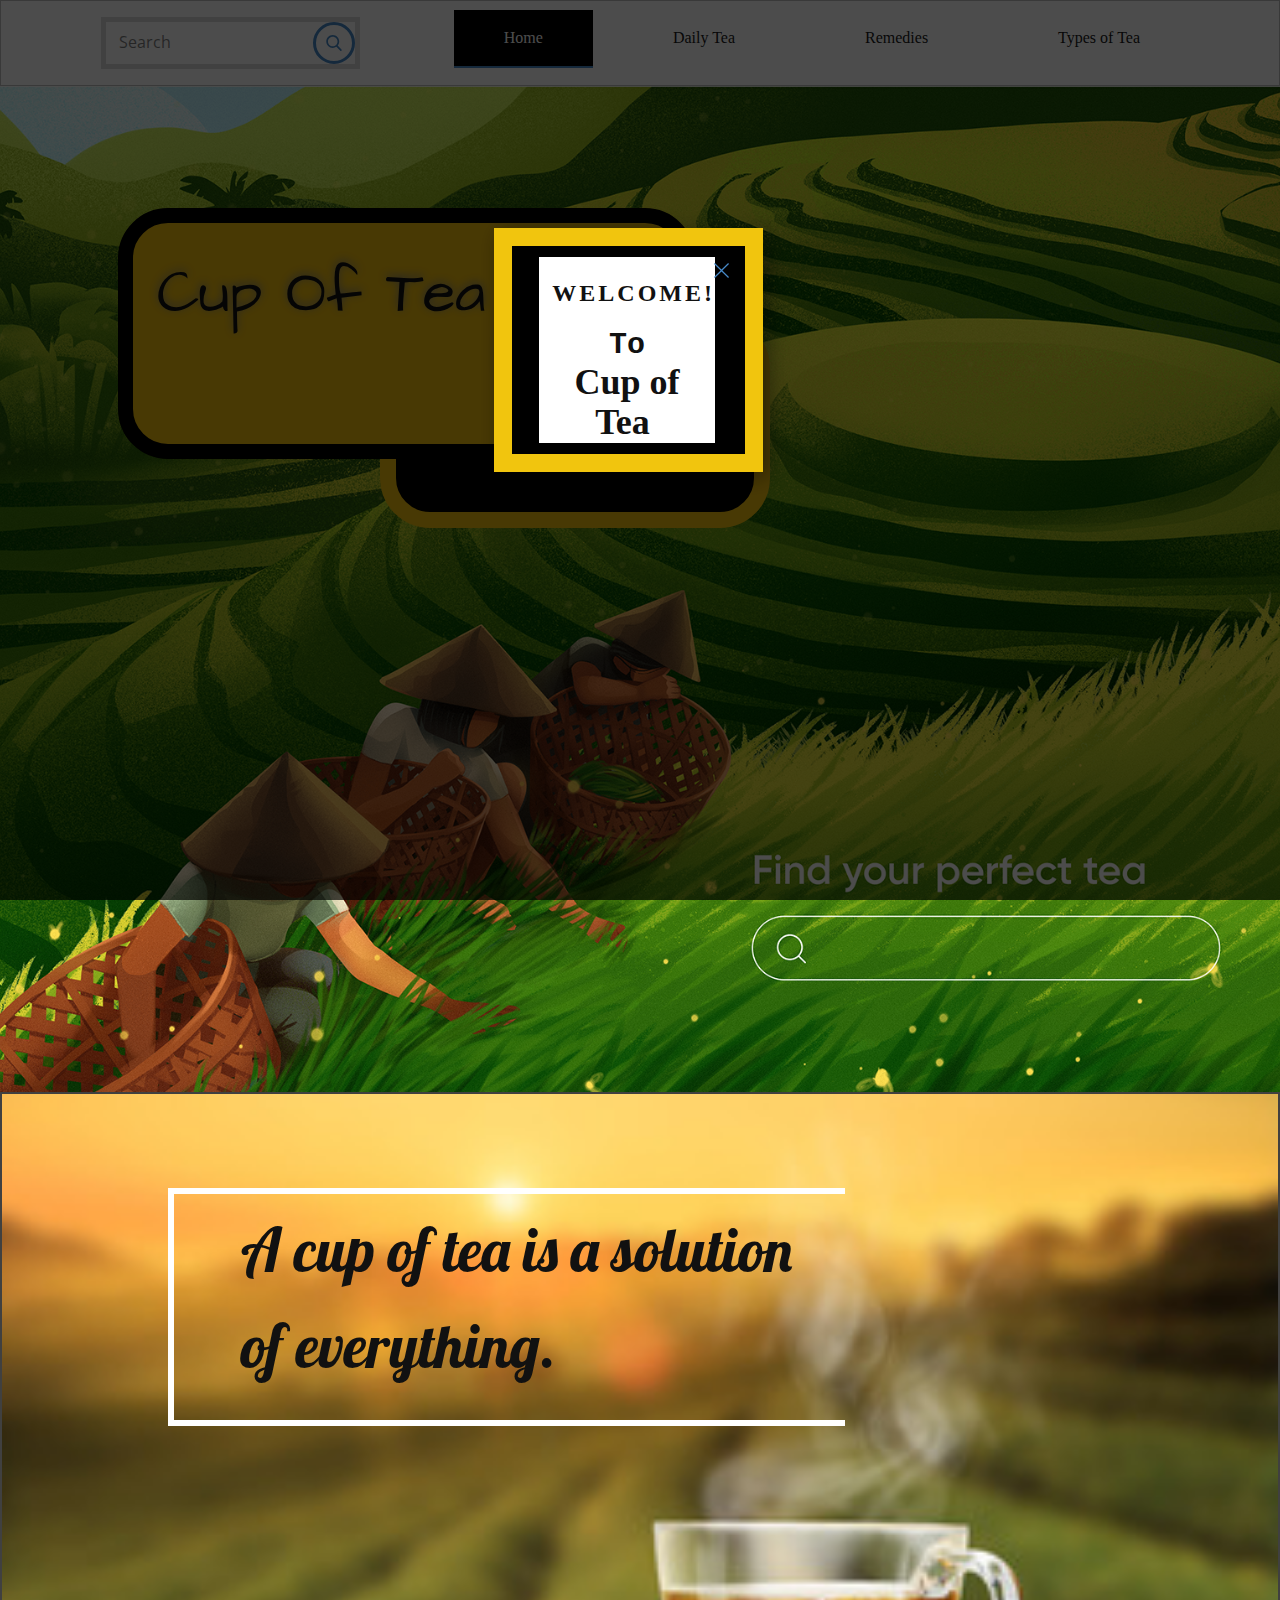
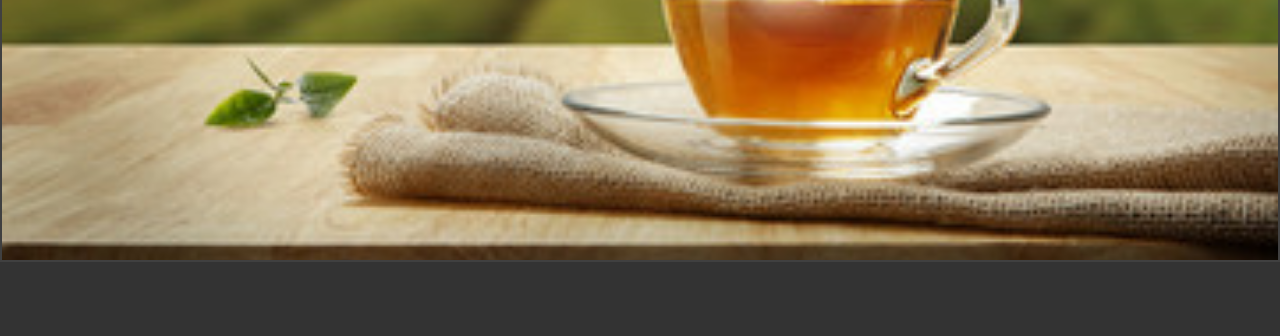
<file: index.html>
<!DOCTYPE html>
<html style="font-size: 16px;">
  <head>
    <meta name="viewport" content="width=device-width, initial-scale=1.0">
    <meta charset="utf-8">
    <meta name="keywords" content="Cup Of Tea">
    <meta name="description" content="">
    <meta name="page_type" content="np-template-header-footer-from-plugin">
    <title>Home</title>
    <link rel="stylesheet" href="nicepage.css" media="screen">
<link rel="stylesheet" href="Home.css" media="screen">
    <script class="u-script" type="text/javascript" src="jquery.js" defer=""></script>
    <script class="u-script" type="text/javascript" src="nicepage.js" defer=""></script>
    <meta name="generator" content="Nicepage 4.1.0, nicepage.com">
    <link id="u-theme-google-font" rel="stylesheet" href="https://fonts.googleapis.com/css?family=Roboto:100,100i,300,300i,400,400i,500,500i,700,700i,900,900i|Open+Sans:300,300i,400,400i,600,600i,700,700i,800,800i">
    <link id="u-page-google-font" rel="stylesheet" href="https://fonts.googleapis.com/css?family=Lobster:400|Architects+Daughter:400">
    
    
    
    
    <script type="application/ld+json">{
		"@context": "http://schema.org",
		"@type": "Organization",
		"name": ""
}</script>
    <meta name="theme-color" content="#478ac9">
    <meta property="og:title" content="Home">
    <meta property="og:type" content="website">
  </head>
  <body data-home-page="Home.html" data-home-page-title="Home" class="u-body"><header class="u-align-center-xs u-border-1 u-border-grey-25 u-clearfix u-header u-header" id="sec-b3bd"><div class="u-clearfix u-sheet u-sheet-1">
        <nav class="u-align-left u-menu u-menu-dropdown u-nav-spacing-25 u-offcanvas u-offcanvas-shift u-menu-1" data-responsive-from="MD">
          <div class="menu-collapse">
            <a class="u-border-1 u-border-grey-75 u-button-style u-nav-link" href="#" style="font-size: calc(1em + 16px); padding: 8px 14px;">
              <svg class="u-svg-link" preserveAspectRatio="xMidYMin slice" viewBox="0 0 302 302" style=""><use xmlns:xlink="http://www.w3.org/1999/xlink" xlink:href="#svg-7b92"></use></svg>
              <svg xmlns="http://www.w3.org/2000/svg" xmlns:xlink="http://www.w3.org/1999/xlink" version="1.1" id="svg-7b92" x="0px" y="0px" viewBox="0 0 302 302" style="enable-background:new 0 0 302 302;" xml:space="preserve" class="u-svg-content"><g><rect y="36" width="302" height="30"></rect><rect y="236" width="302" height="30"></rect><rect y="136" width="302" height="30"></rect>
</g><g></g><g></g><g></g><g></g><g></g><g></g><g></g><g></g><g></g><g></g><g></g><g></g><g></g><g></g><g></g></svg>
            </a>
          </div>
          <div class="u-custom-menu u-nav-container">
            <ul class="u-nav u-spacing-30 u-unstyled u-nav-1"><li class="u-nav-item"><a class="u-active-black u-border-2 u-border-active-palette-1-base u-border-hover-palette-1-light-1 u-border-no-left u-border-no-right u-border-no-top u-button-style u-nav-link u-text-active-white u-text-grey-90 u-text-hover-grey-90" href="Home.html" style="padding: 20px 50px;">Home</a>
</li><li class="u-nav-item"><a class="u-active-black u-border-2 u-border-active-palette-1-base u-border-hover-palette-1-light-1 u-border-no-left u-border-no-right u-border-no-top u-button-style u-nav-link u-text-active-white u-text-grey-90 u-text-hover-grey-90" href="Daily-Tea.html" style="padding: 20px 50px;">Daily Tea</a>
</li><li class="u-nav-item"><a class="u-active-black u-border-2 u-border-active-palette-1-base u-border-hover-palette-1-light-1 u-border-no-left u-border-no-right u-border-no-top u-button-style u-nav-link u-text-active-white u-text-grey-90 u-text-hover-grey-90" href="Remedies.html" style="padding: 20px 50px;">Remedies</a>
</li><li class="u-nav-item"><a class="u-active-black u-border-2 u-border-active-palette-1-base u-border-hover-palette-1-light-1 u-border-no-left u-border-no-right u-border-no-top u-button-style u-nav-link u-text-active-white u-text-grey-90 u-text-hover-grey-90" href="Types-of-Tea.html" style="padding: 20px 50px;">Types of Tea</a>
</li></ul>
          </div>
          <div class="u-custom-menu u-nav-container-collapse">
            <div class="u-align-center u-black u-container-style u-inner-container-layout u-opacity u-opacity-95 u-sidenav">
              <div class="u-inner-container-layout u-sidenav-overflow">
                <div class="u-menu-close"></div>
                <ul class="u-align-center u-nav u-popupmenu-items u-unstyled u-nav-2"><li class="u-nav-item"><a class="u-button-style u-nav-link" href="Home.html" style="padding: 20px 50px;">Home</a>
</li><li class="u-nav-item"><a class="u-button-style u-nav-link" href="Daily-Tea.html" style="padding: 20px 50px;">Daily Tea</a>
</li><li class="u-nav-item"><a class="u-button-style u-nav-link" href="Remedies.html" style="padding: 20px 50px;">Remedies</a>
</li><li class="u-nav-item"><a class="u-button-style u-nav-link" href="Types-of-Tea.html" style="padding: 20px 50px;">Types of Tea</a>
</li></ul>
              </div>
            </div>
            <div class="u-black u-menu-overlay u-opacity u-opacity-70"></div>
          </div>
        </nav>
        <form action="#" method="get" class="u-border-5 u-border-grey-15 u-hidden-sm u-search u-search-right u-search-1">
          <button class="u-search-button" type="submit">
            <span class="u-border-3 u-border-palette-1-base u-icon-circle u-search-icon u-spacing-10 u-text-palette-1-base u-search-icon-1">
              <svg class="u-svg-link" preserveAspectRatio="xMidYMin slice" viewBox="0 0 56.966 56.966" style=""><use xmlns:xlink="http://www.w3.org/1999/xlink" xlink:href="#svg-b04b"></use></svg>
              <svg id="svg-b04b" x="0px" y="0px" viewBox="0 0 56.966 56.966" style="enable-background:new 0 0 56.966 56.966;" class="u-svg-content"><path d="M55.146,51.887L41.588,37.786c3.486-4.144,5.396-9.358,5.396-14.786c0-12.682-10.318-23-23-23s-23,10.318-23,23  s10.318,23,23,23c4.761,0,9.298-1.436,13.177-4.162l13.661,14.208c0.571,0.593,1.339,0.92,2.162,0.92  c0.779,0,1.518-0.297,2.079-0.837C56.255,54.982,56.293,53.08,55.146,51.887z M23.984,6c9.374,0,17,7.626,17,17s-7.626,17-17,17  s-17-7.626-17-17S14.61,6,23.984,6z"></path><g></g><g></g><g></g><g></g><g></g><g></g><g></g><g></g><g></g><g></g><g></g><g></g><g></g><g></g><g></g></svg>
            </span>
          </button>
          <input class="u-search-input" type="search" name="search" value="" placeholder="Search">
        </form>
      </div></header>
    <section class="u-clearfix u-hidden-sm u-image u-section-1" id="sec-bc5d" data-image-width="1600" data-image-height="1200">
      <div class="u-clearfix u-sheet u-sheet-1">
        <div class="u-black u-border-16 u-border-custom-color-1 u-radius-50 u-shape u-shape-round u-shape-1"></div>
        <div class="u-border-15 u-border-black u-container-style u-custom-color-1 u-group u-radius-50 u-shape-round u-group-1">
          <div class="u-container-layout u-container-layout-1">
            <h1 class="u-custom-font u-text u-text-1">Cup Of Tea</h1>
            <div class="u-align-left u-border-2 u-border-grey-75 u-image u-image-circle u-preserve-proportions u-image-1" data-image-width="1600" data-image-height="1065"></div>
          </div>
        </div>
      </div>
    </section>
    <section class="u-border-2 u-border-grey-75 u-clearfix u-image u-section-2" id="sec-72f7" data-image-width="360" data-image-height="240">
      <div class="u-clearfix u-sheet u-sheet-1">
        <p class="u-custom-font u-font-lobster u-hidden-lg u-hidden-xl u-text u-text-1">A cup of tea is a solution of everything.</p>
        <p class="u-custom-font u-font-lobster u-hidden-sm u-hidden-xs u-text u-text-2">A cup of tea is a solution of everything.</p>
        <div class="u-border-6 u-border-white u-shape u-shape-right u-shape-1"></div>
      </div>
    </section>
    
    
    
    <footer class="u-align-center u-clearfix u-footer u-grey-80 u-footer" id="sec-0199"><div class="u-align-left-xs u-clearfix u-sheet u-sheet-1"></div></footer>
    
  <section class="u-align-center u-black u-clearfix u-container-style u-dialog-block u-opacity u-opacity-70 u-section-5" id="sec-e1b0" data-dialog-show-on="timer" data-dialog-show-on-list="30557670" data-dialog-show-interval="0">
      <div class="u-black u-border-18 u-border-palette-3-base u-container-style u-dialog u-shape-rectangle u-dialog-1">
        <div class="u-container-layout u-container-layout-1">
          <div class="u-align-center u-container-style u-group u-white u-group-1">
            <div class="u-container-layout u-container-layout-2">
              <h2 class="u-align-center u-custom-font u-font-merriweather u-text u-text-default u-text-1">Welcome!</h2>
              <h3 class="u-align-center u-custom-font u-font-courier-new u-text u-text-2">To<span style="font-weight: 700;"></span>
              </h3>
              <h2 class="u-align-center u-custom-font u-text u-text-3">Cup of Tea&nbsp;</h2>
            </div>
          </div>
        </div><button class="u-dialog-close-button u-icon u-icon-circle u-text-palette-1-base u-icon-1"><svg class="u-svg-link" preserveAspectRatio="xMidYMin slice" viewBox="0 0 413.348 413.348" style=""><use xmlns:xlink="http://www.w3.org/1999/xlink" xlink:href="#svg-5801"></use></svg><svg class="u-svg-content" viewBox="0 0 413.348 413.348" id="svg-5801"><path d="m413.348 24.354-24.354-24.354-182.32 182.32-182.32-182.32-24.354 24.354 182.32 182.32-182.32 182.32 24.354 24.354 182.32-182.32 182.32 182.32 24.354-24.354-182.32-182.32z"></path></svg></button>
      </div>
    </section><style> .u-section-5 {
  min-height: 826px;
}

.u-section-5 .u-dialog-1 {
  box-shadow: 5px 5px 20px 0 rgba(0,0,0,0.4);
  width: 269px;
  height: auto;
  background-image: none;
  min-height: 200px;
  margin: 228px auto 60px calc(((100% - 340px) / 2) + 24px);
}

.u-section-5 .u-container-layout-1 {
  padding: 11px 26px 11px 20px;
}

.u-section-5 .u-group-1 {
  width: 176px;
  min-height: 139px;
  height: auto;
  margin: 0 auto 0 7px;
}

.u-section-5 .u-container-layout-2 {
  padding-bottom: 0;
}

.u-section-5 .u-text-1 {
  font-size: 1.5rem;
  text-transform: uppercase;
  letter-spacing: 3px;
  font-weight: 700;
  text-align: center;
  width: auto;
  margin: 23px 0 0 auto;
}

.u-section-5 .u-text-2 {
  font-weight: 700;
  text-align: center;
  width: 56px;
  margin: 21px auto 0;
}

.u-section-5 .u-text-3 {
  font-family: Felipa;
  font-weight: 700;
  text-align: center;
  width: auto;
  margin: 0;
}

.u-section-5 .u-icon-1 {
  width: 15px;
  height: 15px;
  left: auto;
  top: 17px;
  position: absolute;
  right: 16px;
}

@media (max-width: 1199px) {
  .u-section-5 .u-dialog-1 {
    width: 269px;
    margin-left: calc(((100% - 940px) / 2) + 24px);
  }

  .u-section-5 .u-group-1 {
    width: 176px;
    margin-left: 7px;
    height: auto;
  }

  .u-section-5 .u-text-3 {
    margin-top: 0;
    margin-left: 0;
    margin-right: 0;
  }
}

@media (max-width: 991px) {
  .u-section-5 .u-dialog-1 {
    margin-left: calc(((100% - 720px) / 2) + 24px);
  }
}

@media (max-width: 767px) {
  .u-section-5 .u-dialog-1 {
    margin-left: calc(((100% - 540px) / 2) + 24px);
  }

  .u-section-5 .u-container-layout-1 {
    padding-left: 30px;
    padding-right: 30px;
  }
}

@media (max-width: 575px) {
  .u-section-5 .u-dialog-1 {
    width: 269px;
    margin-left: calc(((100% - 340px) / 2) + 24px);
  }

  .u-section-5 .u-container-layout-1 {
    padding-right: 26px;
    padding-left: 20px;
  }

  .u-section-5 .u-group-1 {
    width: 176px;
    margin-left: 7px;
  }

  .u-section-5 .u-text-3 {
    margin-top: 0;
    margin-left: 0;
    margin-right: 0;
  }
}</style></body>
</html>
</file>
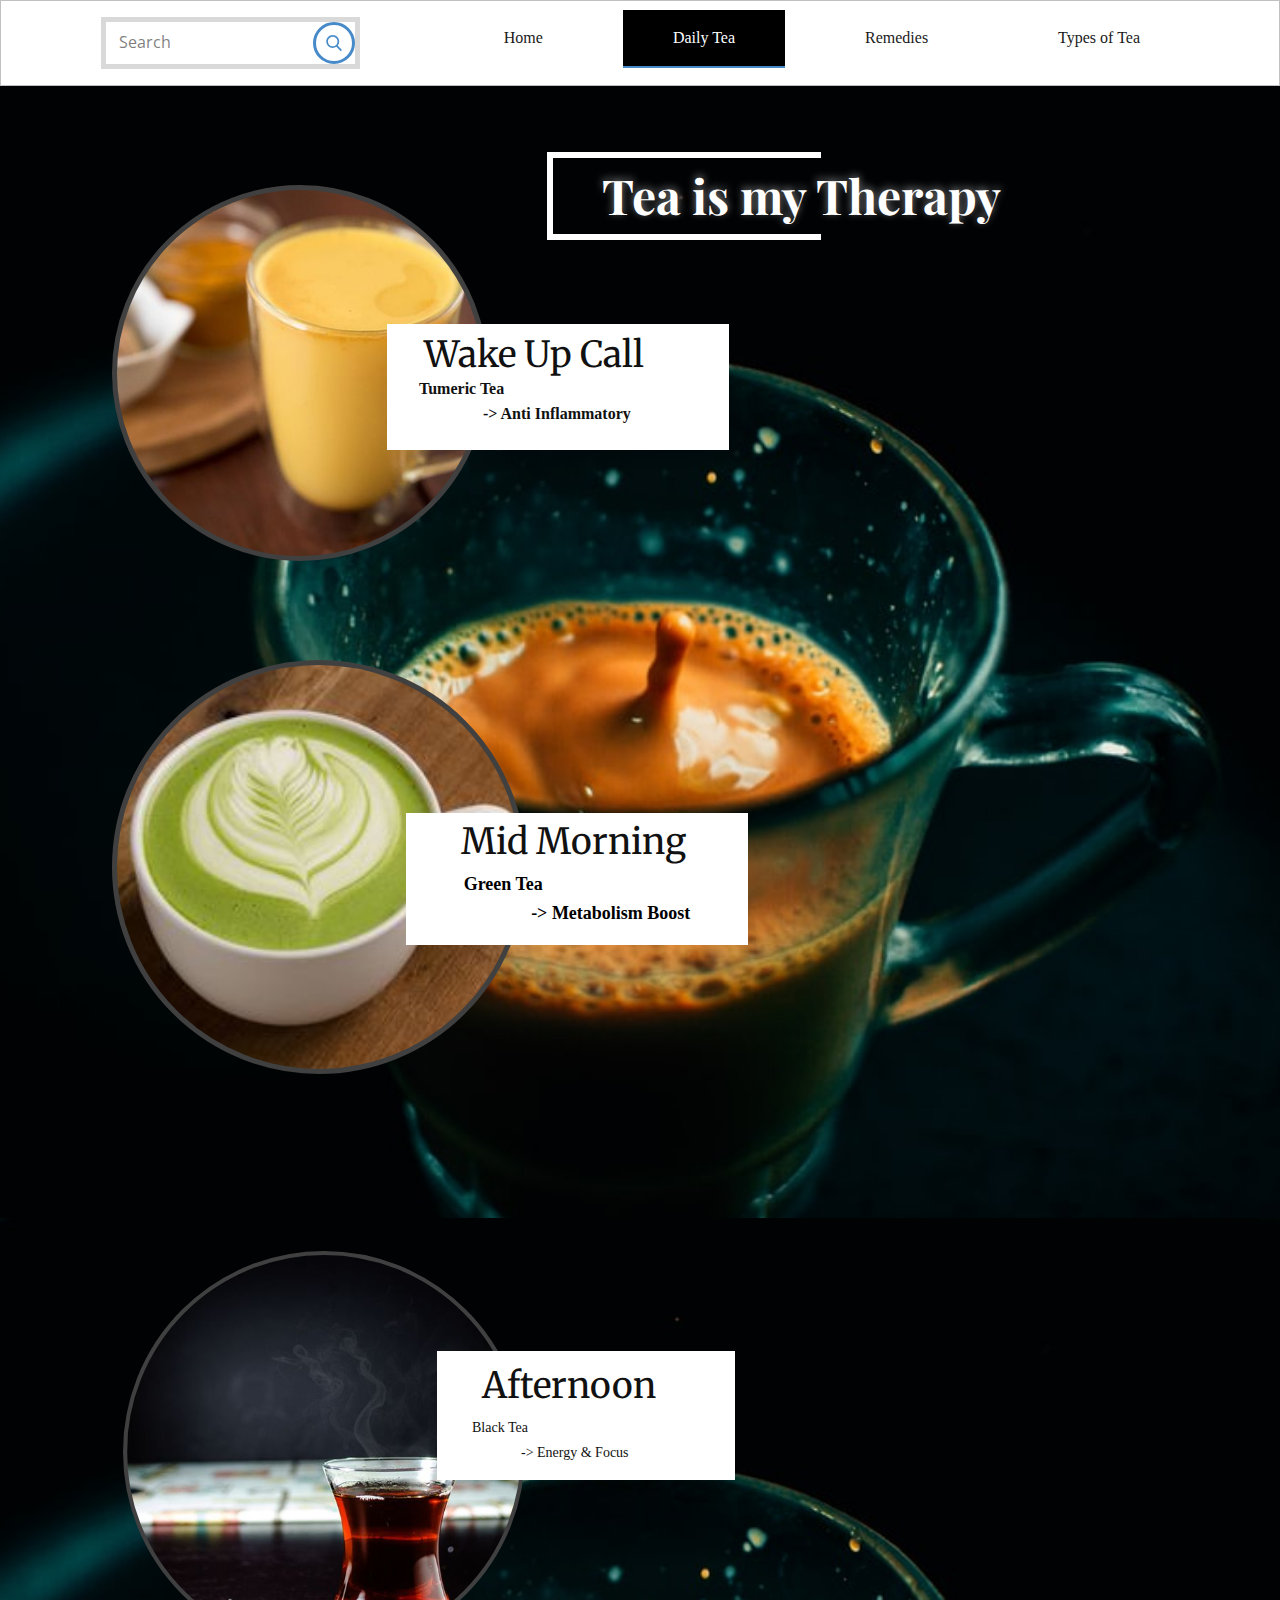
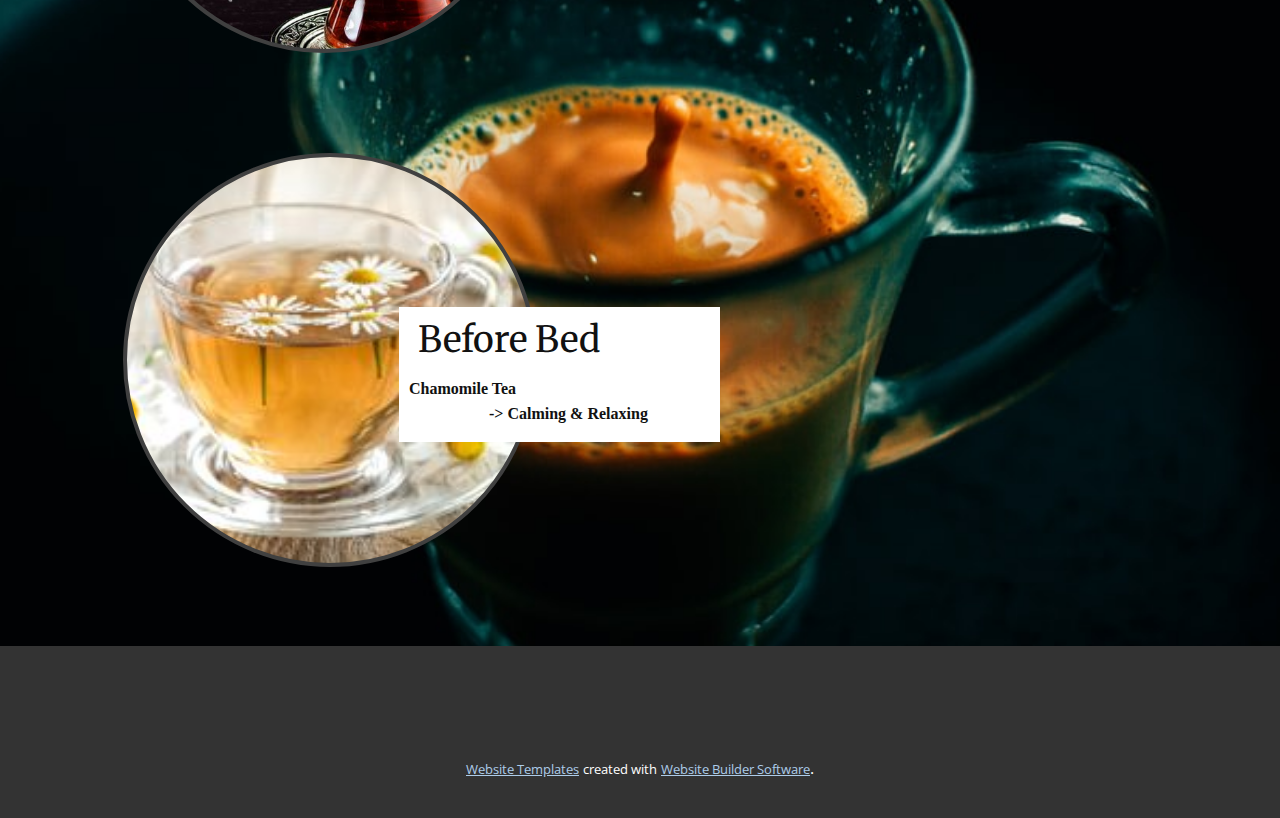
<file: Daily-Tea.html>
<!DOCTYPE html>
<html style="font-size: 16px;">
  <head>
    <meta name="viewport" content="width=device-width, initial-scale=1.0">
    <meta charset="utf-8">
    <meta name="keywords" content="​ Tea House">
    <meta name="description" content="">
    <meta name="page_type" content="np-template-header-footer-from-plugin">
    <title>Daily Tea</title>
    <link rel="stylesheet" href="nicepage.css" media="screen">
<link rel="stylesheet" href="Daily-Tea.css" media="screen">
    <script class="u-script" type="text/javascript" src="jquery.js" defer=""></script>
    <script class="u-script" type="text/javascript" src="nicepage.js" defer=""></script>
    <meta name="generator" content="Nicepage 4.1.0, nicepage.com">
    <link id="u-theme-google-font" rel="stylesheet" href="https://fonts.googleapis.com/css?family=Roboto:100,100i,300,300i,400,400i,500,500i,700,700i,900,900i|Open+Sans:300,300i,400,400i,600,600i,700,700i,800,800i">
    <link id="u-page-google-font" rel="stylesheet" href="https://fonts.googleapis.com/css?family=Playfair+Display:400,400i,500,500i,600,600i,700,700i,800,800i,900,900i|Merriweather:300,300i,400,400i,700,700i,900,900i">
    
    
    
    
    <script type="application/ld+json">{
		"@context": "http://schema.org",
		"@type": "Organization",
		"name": ""
}</script>
    <meta name="theme-color" content="#478ac9">
    <meta property="og:title" content="Daily Tea">
    <meta property="og:type" content="website">
  </head>
  <body class="u-body"><header class="u-align-center-xs u-border-1 u-border-grey-25 u-clearfix u-header u-header" id="sec-b3bd"><div class="u-clearfix u-sheet u-sheet-1">
        <nav class="u-align-left u-menu u-menu-dropdown u-nav-spacing-25 u-offcanvas u-offcanvas-shift u-menu-1" data-responsive-from="MD">
          <div class="menu-collapse">
            <a class="u-border-1 u-border-grey-75 u-button-style u-nav-link" href="#" style="font-size: calc(1em + 16px); padding: 8px 14px;">
              <svg class="u-svg-link" preserveAspectRatio="xMidYMin slice" viewBox="0 0 302 302" style=""><use xmlns:xlink="http://www.w3.org/1999/xlink" xlink:href="#svg-7b92"></use></svg>
              <svg xmlns="http://www.w3.org/2000/svg" xmlns:xlink="http://www.w3.org/1999/xlink" version="1.1" id="svg-7b92" x="0px" y="0px" viewBox="0 0 302 302" style="enable-background:new 0 0 302 302;" xml:space="preserve" class="u-svg-content"><g><rect y="36" width="302" height="30"></rect><rect y="236" width="302" height="30"></rect><rect y="136" width="302" height="30"></rect>
</g><g></g><g></g><g></g><g></g><g></g><g></g><g></g><g></g><g></g><g></g><g></g><g></g><g></g><g></g><g></g></svg>
            </a>
          </div>
          <div class="u-custom-menu u-nav-container">
            <ul class="u-nav u-spacing-30 u-unstyled u-nav-1"><li class="u-nav-item"><a class="u-active-black u-border-2 u-border-active-palette-1-base u-border-hover-palette-1-light-1 u-border-no-left u-border-no-right u-border-no-top u-button-style u-nav-link u-text-active-white u-text-grey-90 u-text-hover-grey-90" href="Home.html" style="padding: 20px 50px;">Home</a>
</li><li class="u-nav-item"><a class="u-active-black u-border-2 u-border-active-palette-1-base u-border-hover-palette-1-light-1 u-border-no-left u-border-no-right u-border-no-top u-button-style u-nav-link u-text-active-white u-text-grey-90 u-text-hover-grey-90" href="Daily-Tea.html" style="padding: 20px 50px;">Daily Tea</a>
</li><li class="u-nav-item"><a class="u-active-black u-border-2 u-border-active-palette-1-base u-border-hover-palette-1-light-1 u-border-no-left u-border-no-right u-border-no-top u-button-style u-nav-link u-text-active-white u-text-grey-90 u-text-hover-grey-90" href="Remedies.html" style="padding: 20px 50px;">Remedies</a>
</li><li class="u-nav-item"><a class="u-active-black u-border-2 u-border-active-palette-1-base u-border-hover-palette-1-light-1 u-border-no-left u-border-no-right u-border-no-top u-button-style u-nav-link u-text-active-white u-text-grey-90 u-text-hover-grey-90" href="Types-of-Tea.html" style="padding: 20px 50px;">Types of Tea</a>
</li></ul>
          </div>
          <div class="u-custom-menu u-nav-container-collapse">
            <div class="u-align-center u-black u-container-style u-inner-container-layout u-opacity u-opacity-95 u-sidenav">
              <div class="u-inner-container-layout u-sidenav-overflow">
                <div class="u-menu-close"></div>
                <ul class="u-align-center u-nav u-popupmenu-items u-unstyled u-nav-2"><li class="u-nav-item"><a class="u-button-style u-nav-link" href="Home.html" style="padding: 20px 50px;">Home</a>
</li><li class="u-nav-item"><a class="u-button-style u-nav-link" href="Daily-Tea.html" style="padding: 20px 50px;">Daily Tea</a>
</li><li class="u-nav-item"><a class="u-button-style u-nav-link" href="Remedies.html" style="padding: 20px 50px;">Remedies</a>
</li><li class="u-nav-item"><a class="u-button-style u-nav-link" href="Types-of-Tea.html" style="padding: 20px 50px;">Types of Tea</a>
</li></ul>
              </div>
            </div>
            <div class="u-black u-menu-overlay u-opacity u-opacity-70"></div>
          </div>
        </nav>
        <form action="#" method="get" class="u-border-5 u-border-grey-15 u-hidden-sm u-search u-search-right u-search-1">
          <button class="u-search-button" type="submit">
            <span class="u-border-3 u-border-palette-1-base u-icon-circle u-search-icon u-spacing-10 u-text-palette-1-base u-search-icon-1">
              <svg class="u-svg-link" preserveAspectRatio="xMidYMin slice" viewBox="0 0 56.966 56.966" style=""><use xmlns:xlink="http://www.w3.org/1999/xlink" xlink:href="#svg-b04b"></use></svg>
              <svg id="svg-b04b" x="0px" y="0px" viewBox="0 0 56.966 56.966" style="enable-background:new 0 0 56.966 56.966;" class="u-svg-content"><path d="M55.146,51.887L41.588,37.786c3.486-4.144,5.396-9.358,5.396-14.786c0-12.682-10.318-23-23-23s-23,10.318-23,23  s10.318,23,23,23c4.761,0,9.298-1.436,13.177-4.162l13.661,14.208c0.571,0.593,1.339,0.92,2.162,0.92  c0.779,0,1.518-0.297,2.079-0.837C56.255,54.982,56.293,53.08,55.146,51.887z M23.984,6c9.374,0,17,7.626,17,17s-7.626,17-17,17  s-17-7.626-17-17S14.61,6,23.984,6z"></path><g></g><g></g><g></g><g></g><g></g><g></g><g></g><g></g><g></g><g></g><g></g><g></g><g></g><g></g><g></g></svg>
            </span>
          </button>
          <input class="u-search-input" type="search" name="search" value="" placeholder="Search">
        </form>
      </div></header>
    <section class="u-align-left u-clearfix u-image u-section-1" id="sec-90d7" data-image-width="1000" data-image-height="665">
      <div class="u-clearfix u-sheet u-sheet-1">
        <h3 class="u-custom-font u-font-playfair-display u-text u-text-body-alt-color u-text-1">&nbsp; Tea is my Therapy&nbsp;</h3>
        <div class="u-border-6 u-border-white u-shape u-shape-right u-shape-1"></div>
        <div class="u-border-5 u-border-grey-75 u-image u-image-circle u-preserve-proportions u-image-1" alt="" data-image-width="563" data-image-height="376"></div>
        <div class="u-container-style u-group u-white u-group-1">
          <div class="u-container-layout">
            <h3 class="u-custom-font u-font-merriweather u-text u-text-2">&nbsp; Wake Up Call</h3>
            <p class="u-custom-font u-font-georgia u-text u-text-3">Tumeric Tea<br>&nbsp; &nbsp; &nbsp; &nbsp; &nbsp; &nbsp; &nbsp; &nbsp; -&gt; Anti Inflammatory
            </p>
          </div>
        </div>
        <div class="u-border-5 u-border-grey-75 u-image u-image-circle u-preserve-proportions u-image-2" alt="" data-image-width="236" data-image-height="216"></div>
        <div class="u-container-style u-group u-white u-group-2">
          <div class="u-container-layout">
            <h2 class="u-custom-font u-font-merriweather u-text u-text-default u-text-4">Mid Morning&nbsp;</h2>
            <p class="u-custom-font u-font-georgia u-text u-text-black u-text-default u-text-5">Green Tea<br>&nbsp; &nbsp; &nbsp; &nbsp; &nbsp; &nbsp; &nbsp; &nbsp;-&gt; Meta​bolism Boost
            </p>
          </div>
        </div>
      </div>
    </section>
    <section class="u-clearfix u-image u-section-2" id="sec-94e0" data-image-width="1000" data-image-height="665">
      <div class="u-clearfix u-sheet u-sheet-1">
        <div class="u-border-4 u-border-grey-75 u-image u-image-circle u-image-1" alt="" data-image-width="564" data-image-height="862"></div>
        <div class="u-container-style u-group u-white u-group-1">
          <div class="u-container-layout">
            <h2 class="u-custom-font u-font-merriweather u-text u-text-default u-text-1">Afternoon<br>
            </h2>
            <p class="u-custom-font u-font-georgia u-text u-text-2">
              <span style="font-size: 0.875rem;">Black Tea<br>&nbsp; &nbsp; &nbsp; &nbsp; &nbsp; &nbsp; &nbsp; -&gt; Energy &amp; ​Focus
              </span>&nbsp;&nbsp;
            </p>
          </div>
        </div>
        <div class="u-border-4 u-border-grey-75 u-image u-image-circle u-preserve-proportions u-image-2" alt="" data-image-width="235" data-image-height="188"></div>
        <div class="u-container-style u-group u-white u-group-2">
          <div class="u-container-layout">
            <h2 class="u-custom-font u-font-merriweather u-text u-text-3">Before B<span style="font-size: 1.25rem;"></span>ed
            </h2>
            <p class="u-custom-font u-font-georgia u-text u-text-4">Chamomile Tea<br>&nbsp; &nbsp; &nbsp; &nbsp; &nbsp; &nbsp; &nbsp; &nbsp; &nbsp; &nbsp; -&gt; Calming &amp; Relaxing
            </p>
          </div>
        </div>
      </div>
    </section>
    
    
    
    <footer class="u-align-center u-clearfix u-footer u-grey-80 u-footer" id="sec-0199"><div class="u-align-left-xs u-clearfix u-sheet u-sheet-1"></div></footer>
    <section class="u-backlink u-clearfix u-grey-80">
      <a class="u-link" href="https://nicepage.com/website-templates" target="_blank">
        <span>Website Templates</span>
      </a>
      <p class="u-text">
        <span>created with</span>
      </p>
      <a class="u-link" href="" target="_blank">
        <span>Website Builder Software</span>
      </a>. 
    </section>
  </body>
</html>
</file>
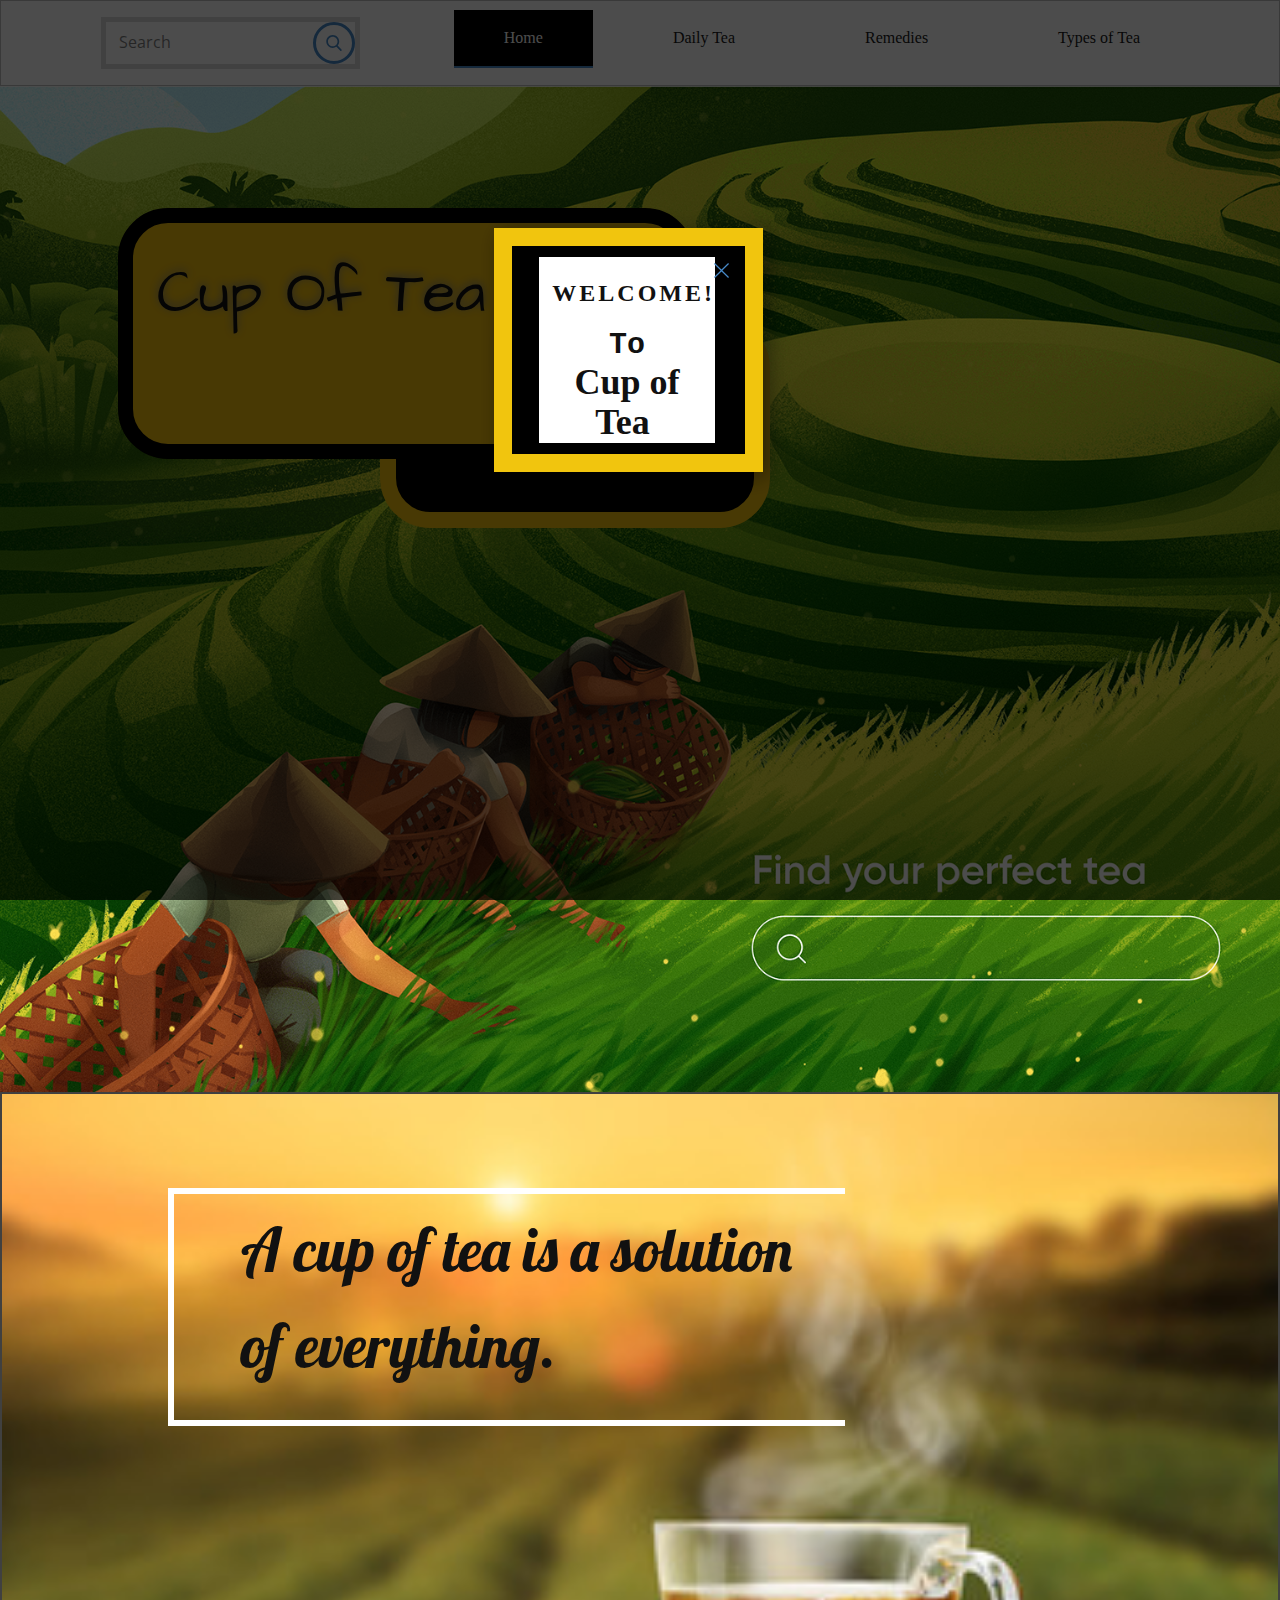
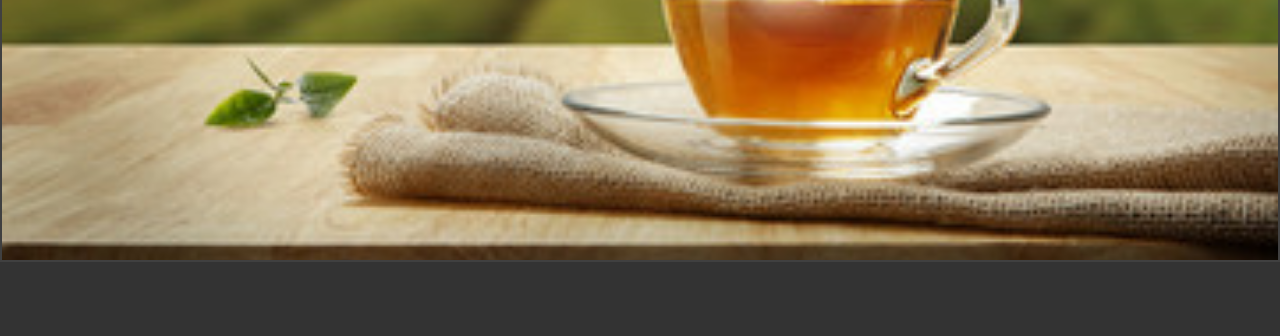
<file: Home.html>
<!DOCTYPE html>
<html style="font-size: 16px;">
  <head>
    <meta name="viewport" content="width=device-width, initial-scale=1.0">
    <meta charset="utf-8">
    <meta name="keywords" content="Cup Of Tea">
    <meta name="description" content="">
    <meta name="page_type" content="np-template-header-footer-from-plugin">
    <title>Home</title>
    <link rel="stylesheet" href="nicepage.css" media="screen">
<link rel="stylesheet" href="Home.css" media="screen">
    <script class="u-script" type="text/javascript" src="jquery.js" defer=""></script>
    <script class="u-script" type="text/javascript" src="nicepage.js" defer=""></script>
    <meta name="generator" content="Nicepage 4.1.0, nicepage.com">
    <link id="u-theme-google-font" rel="stylesheet" href="https://fonts.googleapis.com/css?family=Roboto:100,100i,300,300i,400,400i,500,500i,700,700i,900,900i|Open+Sans:300,300i,400,400i,600,600i,700,700i,800,800i">
    <link id="u-page-google-font" rel="stylesheet" href="https://fonts.googleapis.com/css?family=Lobster:400|Architects+Daughter:400">
    
    
    
    
    <script type="application/ld+json">{
		"@context": "http://schema.org",
		"@type": "Organization",
		"name": ""
}</script>
    <meta name="theme-color" content="#478ac9">
    <meta property="og:title" content="Home">
    <meta property="og:type" content="website">
  </head>
  <body class="u-body"><header class="u-align-center-xs u-border-1 u-border-grey-25 u-clearfix u-header u-header" id="sec-b3bd"><div class="u-clearfix u-sheet u-sheet-1">
        <nav class="u-align-left u-menu u-menu-dropdown u-nav-spacing-25 u-offcanvas u-offcanvas-shift u-menu-1" data-responsive-from="MD">
          <div class="menu-collapse">
            <a class="u-border-1 u-border-grey-75 u-button-style u-nav-link" href="#" style="font-size: calc(1em + 16px); padding: 8px 14px;">
              <svg class="u-svg-link" preserveAspectRatio="xMidYMin slice" viewBox="0 0 302 302" style=""><use xmlns:xlink="http://www.w3.org/1999/xlink" xlink:href="#svg-7b92"></use></svg>
              <svg xmlns="http://www.w3.org/2000/svg" xmlns:xlink="http://www.w3.org/1999/xlink" version="1.1" id="svg-7b92" x="0px" y="0px" viewBox="0 0 302 302" style="enable-background:new 0 0 302 302;" xml:space="preserve" class="u-svg-content"><g><rect y="36" width="302" height="30"></rect><rect y="236" width="302" height="30"></rect><rect y="136" width="302" height="30"></rect>
</g><g></g><g></g><g></g><g></g><g></g><g></g><g></g><g></g><g></g><g></g><g></g><g></g><g></g><g></g><g></g></svg>
            </a>
          </div>
          <div class="u-custom-menu u-nav-container">
            <ul class="u-nav u-spacing-30 u-unstyled u-nav-1"><li class="u-nav-item"><a class="u-active-black u-border-2 u-border-active-palette-1-base u-border-hover-palette-1-light-1 u-border-no-left u-border-no-right u-border-no-top u-button-style u-nav-link u-text-active-white u-text-grey-90 u-text-hover-grey-90" href="Home.html" style="padding: 20px 50px;">Home</a>
</li><li class="u-nav-item"><a class="u-active-black u-border-2 u-border-active-palette-1-base u-border-hover-palette-1-light-1 u-border-no-left u-border-no-right u-border-no-top u-button-style u-nav-link u-text-active-white u-text-grey-90 u-text-hover-grey-90" href="Daily-Tea.html" style="padding: 20px 50px;">Daily Tea</a>
</li><li class="u-nav-item"><a class="u-active-black u-border-2 u-border-active-palette-1-base u-border-hover-palette-1-light-1 u-border-no-left u-border-no-right u-border-no-top u-button-style u-nav-link u-text-active-white u-text-grey-90 u-text-hover-grey-90" href="Remedies.html" style="padding: 20px 50px;">Remedies</a>
</li><li class="u-nav-item"><a class="u-active-black u-border-2 u-border-active-palette-1-base u-border-hover-palette-1-light-1 u-border-no-left u-border-no-right u-border-no-top u-button-style u-nav-link u-text-active-white u-text-grey-90 u-text-hover-grey-90" href="Types-of-Tea.html" style="padding: 20px 50px;">Types of Tea</a>
</li></ul>
          </div>
          <div class="u-custom-menu u-nav-container-collapse">
            <div class="u-align-center u-black u-container-style u-inner-container-layout u-opacity u-opacity-95 u-sidenav">
              <div class="u-inner-container-layout u-sidenav-overflow">
                <div class="u-menu-close"></div>
                <ul class="u-align-center u-nav u-popupmenu-items u-unstyled u-nav-2"><li class="u-nav-item"><a class="u-button-style u-nav-link" href="Home.html" style="padding: 20px 50px;">Home</a>
</li><li class="u-nav-item"><a class="u-button-style u-nav-link" href="Daily-Tea.html" style="padding: 20px 50px;">Daily Tea</a>
</li><li class="u-nav-item"><a class="u-button-style u-nav-link" href="Remedies.html" style="padding: 20px 50px;">Remedies</a>
</li><li class="u-nav-item"><a class="u-button-style u-nav-link" href="Types-of-Tea.html" style="padding: 20px 50px;">Types of Tea</a>
</li></ul>
              </div>
            </div>
            <div class="u-black u-menu-overlay u-opacity u-opacity-70"></div>
          </div>
        </nav>
        <form action="#" method="get" class="u-border-5 u-border-grey-15 u-hidden-sm u-search u-search-right u-search-1">
          <button class="u-search-button" type="submit">
            <span class="u-border-3 u-border-palette-1-base u-icon-circle u-search-icon u-spacing-10 u-text-palette-1-base u-search-icon-1">
              <svg class="u-svg-link" preserveAspectRatio="xMidYMin slice" viewBox="0 0 56.966 56.966" style=""><use xmlns:xlink="http://www.w3.org/1999/xlink" xlink:href="#svg-b04b"></use></svg>
              <svg id="svg-b04b" x="0px" y="0px" viewBox="0 0 56.966 56.966" style="enable-background:new 0 0 56.966 56.966;" class="u-svg-content"><path d="M55.146,51.887L41.588,37.786c3.486-4.144,5.396-9.358,5.396-14.786c0-12.682-10.318-23-23-23s-23,10.318-23,23  s10.318,23,23,23c4.761,0,9.298-1.436,13.177-4.162l13.661,14.208c0.571,0.593,1.339,0.92,2.162,0.92  c0.779,0,1.518-0.297,2.079-0.837C56.255,54.982,56.293,53.08,55.146,51.887z M23.984,6c9.374,0,17,7.626,17,17s-7.626,17-17,17  s-17-7.626-17-17S14.61,6,23.984,6z"></path><g></g><g></g><g></g><g></g><g></g><g></g><g></g><g></g><g></g><g></g><g></g><g></g><g></g><g></g><g></g></svg>
            </span>
          </button>
          <input class="u-search-input" type="search" name="search" value="" placeholder="Search">
        </form>
      </div></header>
    <section class="u-clearfix u-hidden-sm u-image u-section-1" id="sec-bc5d" data-image-width="1600" data-image-height="1200">
      <div class="u-clearfix u-sheet u-sheet-1">
        <div class="u-black u-border-16 u-border-custom-color-1 u-radius-50 u-shape u-shape-round u-shape-1"></div>
        <div class="u-border-15 u-border-black u-container-style u-custom-color-1 u-group u-radius-50 u-shape-round u-group-1">
          <div class="u-container-layout u-container-layout-1">
            <h1 class="u-custom-font u-text u-text-1">Cup Of Tea</h1>
            <div class="u-align-left u-border-2 u-border-grey-75 u-image u-image-circle u-preserve-proportions u-image-1" data-image-width="1600" data-image-height="1065"></div>
          </div>
        </div>
      </div>
    </section>
    <section class="u-border-2 u-border-grey-75 u-clearfix u-image u-section-2" id="sec-72f7" data-image-width="360" data-image-height="240">
      <div class="u-clearfix u-sheet u-sheet-1">
        <p class="u-custom-font u-font-lobster u-hidden-lg u-hidden-xl u-text u-text-1">A cup of tea is a solution of everything.</p>
        <p class="u-custom-font u-font-lobster u-hidden-sm u-hidden-xs u-text u-text-2">A cup of tea is a solution of everything.</p>
        <div class="u-border-6 u-border-white u-shape u-shape-right u-shape-1"></div>
      </div>
    </section>
    
    
    
    <footer class="u-align-center u-clearfix u-footer u-grey-80 u-footer" id="sec-0199"><div class="u-align-left-xs u-clearfix u-sheet u-sheet-1"></div></footer>
    
  <section class="u-align-center u-black u-clearfix u-container-style u-dialog-block u-opacity u-opacity-70 u-section-5" id="sec-e1b0" data-dialog-show-on="timer" data-dialog-show-on-list="30557670" data-dialog-show-interval="0">
      <div class="u-black u-border-18 u-border-palette-3-base u-container-style u-dialog u-shape-rectangle u-dialog-1">
        <div class="u-container-layout u-container-layout-1">
          <div class="u-align-center u-container-style u-group u-white u-group-1">
            <div class="u-container-layout u-container-layout-2">
              <h2 class="u-align-center u-custom-font u-font-merriweather u-text u-text-default u-text-1">Welcome!</h2>
              <h3 class="u-align-center u-custom-font u-font-courier-new u-text u-text-2">To<span style="font-weight: 700;"></span>
              </h3>
              <h2 class="u-align-center u-custom-font u-text u-text-3">Cup of Tea&nbsp;</h2>
            </div>
          </div>
        </div><button class="u-dialog-close-button u-icon u-icon-circle u-text-palette-1-base u-icon-1"><svg class="u-svg-link" preserveAspectRatio="xMidYMin slice" viewBox="0 0 413.348 413.348" style=""><use xmlns:xlink="http://www.w3.org/1999/xlink" xlink:href="#svg-5801"></use></svg><svg class="u-svg-content" viewBox="0 0 413.348 413.348" id="svg-5801"><path d="m413.348 24.354-24.354-24.354-182.32 182.32-182.32-182.32-24.354 24.354 182.32 182.32-182.32 182.32 24.354 24.354 182.32-182.32 182.32 182.32 24.354-24.354-182.32-182.32z"></path></svg></button>
      </div>
    </section><style> .u-section-5 {
  min-height: 826px;
}

.u-section-5 .u-dialog-1 {
  box-shadow: 5px 5px 20px 0 rgba(0,0,0,0.4);
  width: 269px;
  height: auto;
  background-image: none;
  min-height: 200px;
  margin: 228px auto 60px calc(((100% - 340px) / 2) + 24px);
}

.u-section-5 .u-container-layout-1 {
  padding: 11px 26px 11px 20px;
}

.u-section-5 .u-group-1 {
  width: 176px;
  min-height: 139px;
  height: auto;
  margin: 0 auto 0 7px;
}

.u-section-5 .u-container-layout-2 {
  padding-bottom: 0;
}

.u-section-5 .u-text-1 {
  font-size: 1.5rem;
  text-transform: uppercase;
  letter-spacing: 3px;
  font-weight: 700;
  text-align: center;
  width: auto;
  margin: 23px 0 0 auto;
}

.u-section-5 .u-text-2 {
  font-weight: 700;
  text-align: center;
  width: 56px;
  margin: 21px auto 0;
}

.u-section-5 .u-text-3 {
  font-family: Felipa;
  font-weight: 700;
  text-align: center;
  width: auto;
  margin: 0;
}

.u-section-5 .u-icon-1 {
  width: 15px;
  height: 15px;
  left: auto;
  top: 17px;
  position: absolute;
  right: 16px;
}

@media (max-width: 1199px) {
  .u-section-5 .u-dialog-1 {
    width: 269px;
    margin-left: calc(((100% - 940px) / 2) + 24px);
  }

  .u-section-5 .u-group-1 {
    width: 176px;
    margin-left: 7px;
    height: auto;
  }

  .u-section-5 .u-text-3 {
    margin-top: 0;
    margin-left: 0;
    margin-right: 0;
  }
}

@media (max-width: 991px) {
  .u-section-5 .u-dialog-1 {
    margin-left: calc(((100% - 720px) / 2) + 24px);
  }
}

@media (max-width: 767px) {
  .u-section-5 .u-dialog-1 {
    margin-left: calc(((100% - 540px) / 2) + 24px);
  }

  .u-section-5 .u-container-layout-1 {
    padding-left: 30px;
    padding-right: 30px;
  }
}

@media (max-width: 575px) {
  .u-section-5 .u-dialog-1 {
    width: 269px;
    margin-left: calc(((100% - 340px) / 2) + 24px);
  }

  .u-section-5 .u-container-layout-1 {
    padding-right: 26px;
    padding-left: 20px;
  }

  .u-section-5 .u-group-1 {
    width: 176px;
    margin-left: 7px;
  }

  .u-section-5 .u-text-3 {
    margin-top: 0;
    margin-left: 0;
    margin-right: 0;
  }
}</style></body>
</html>
</file>
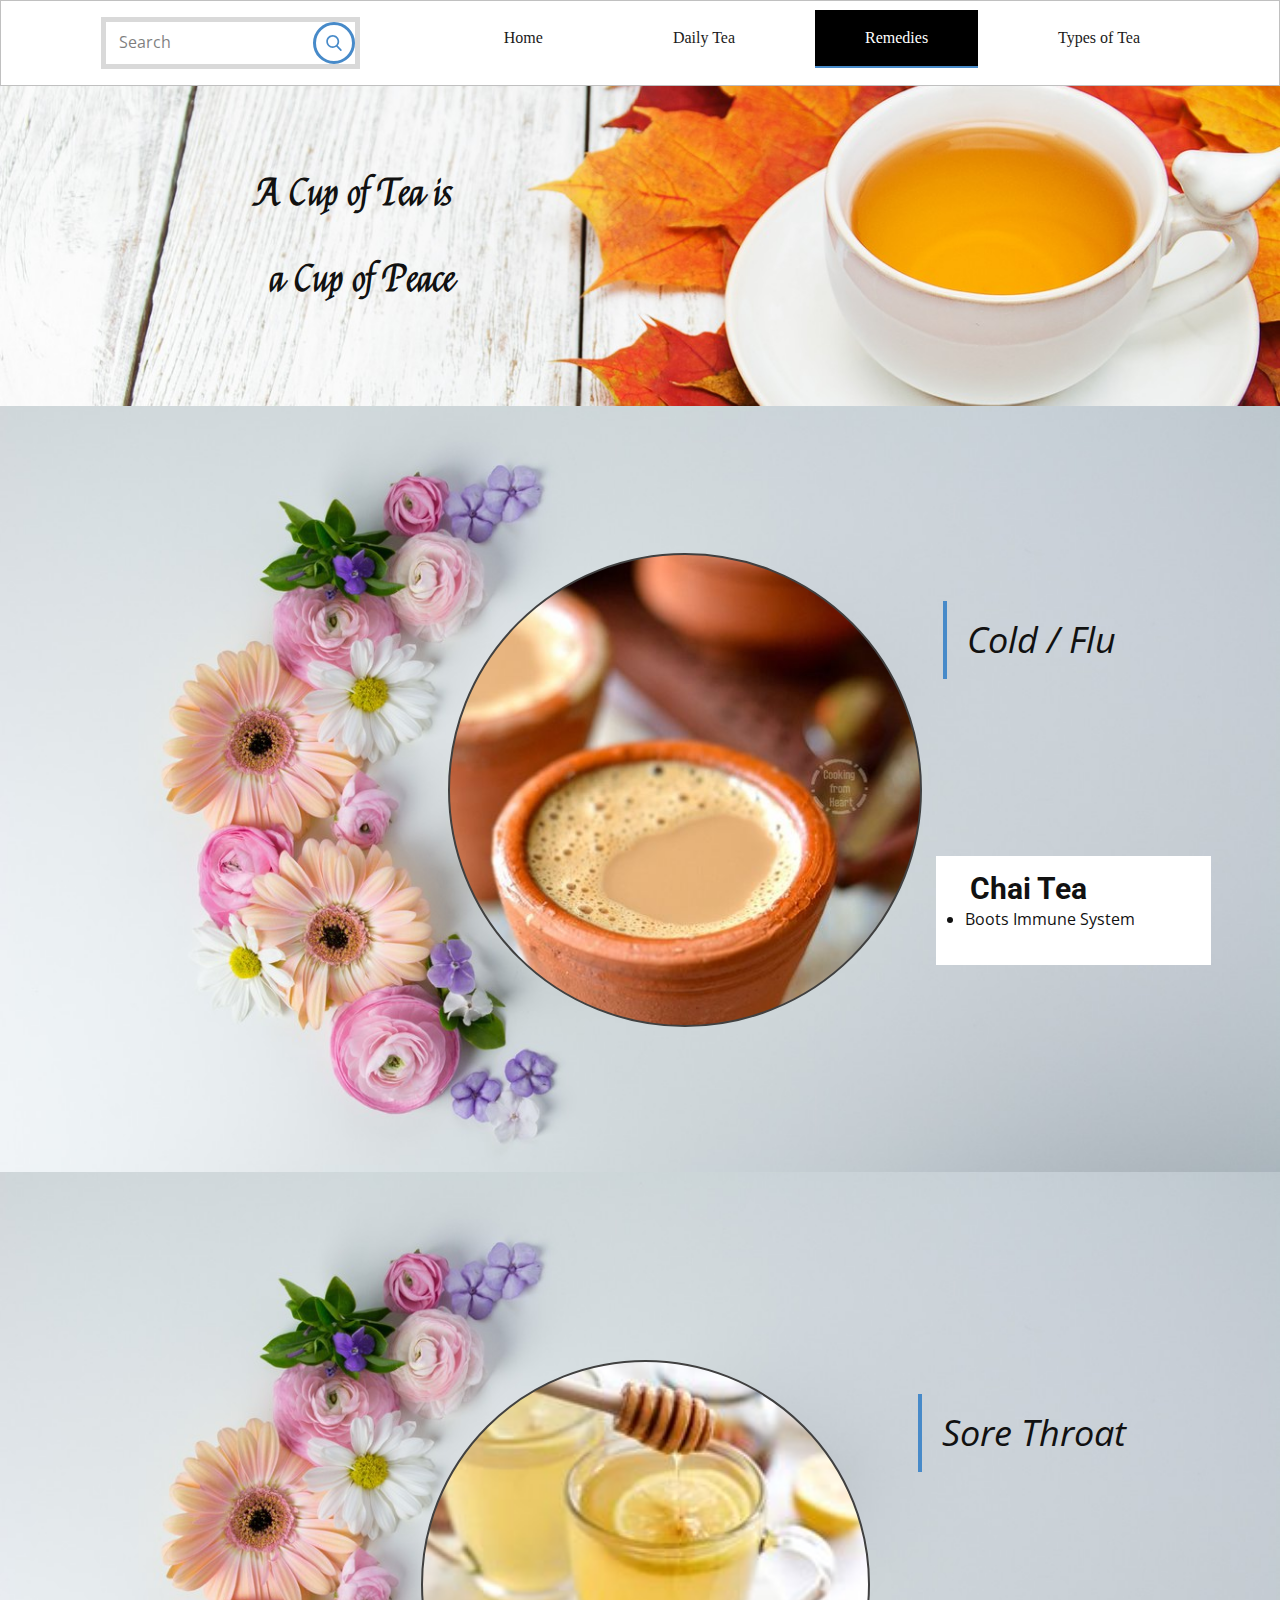
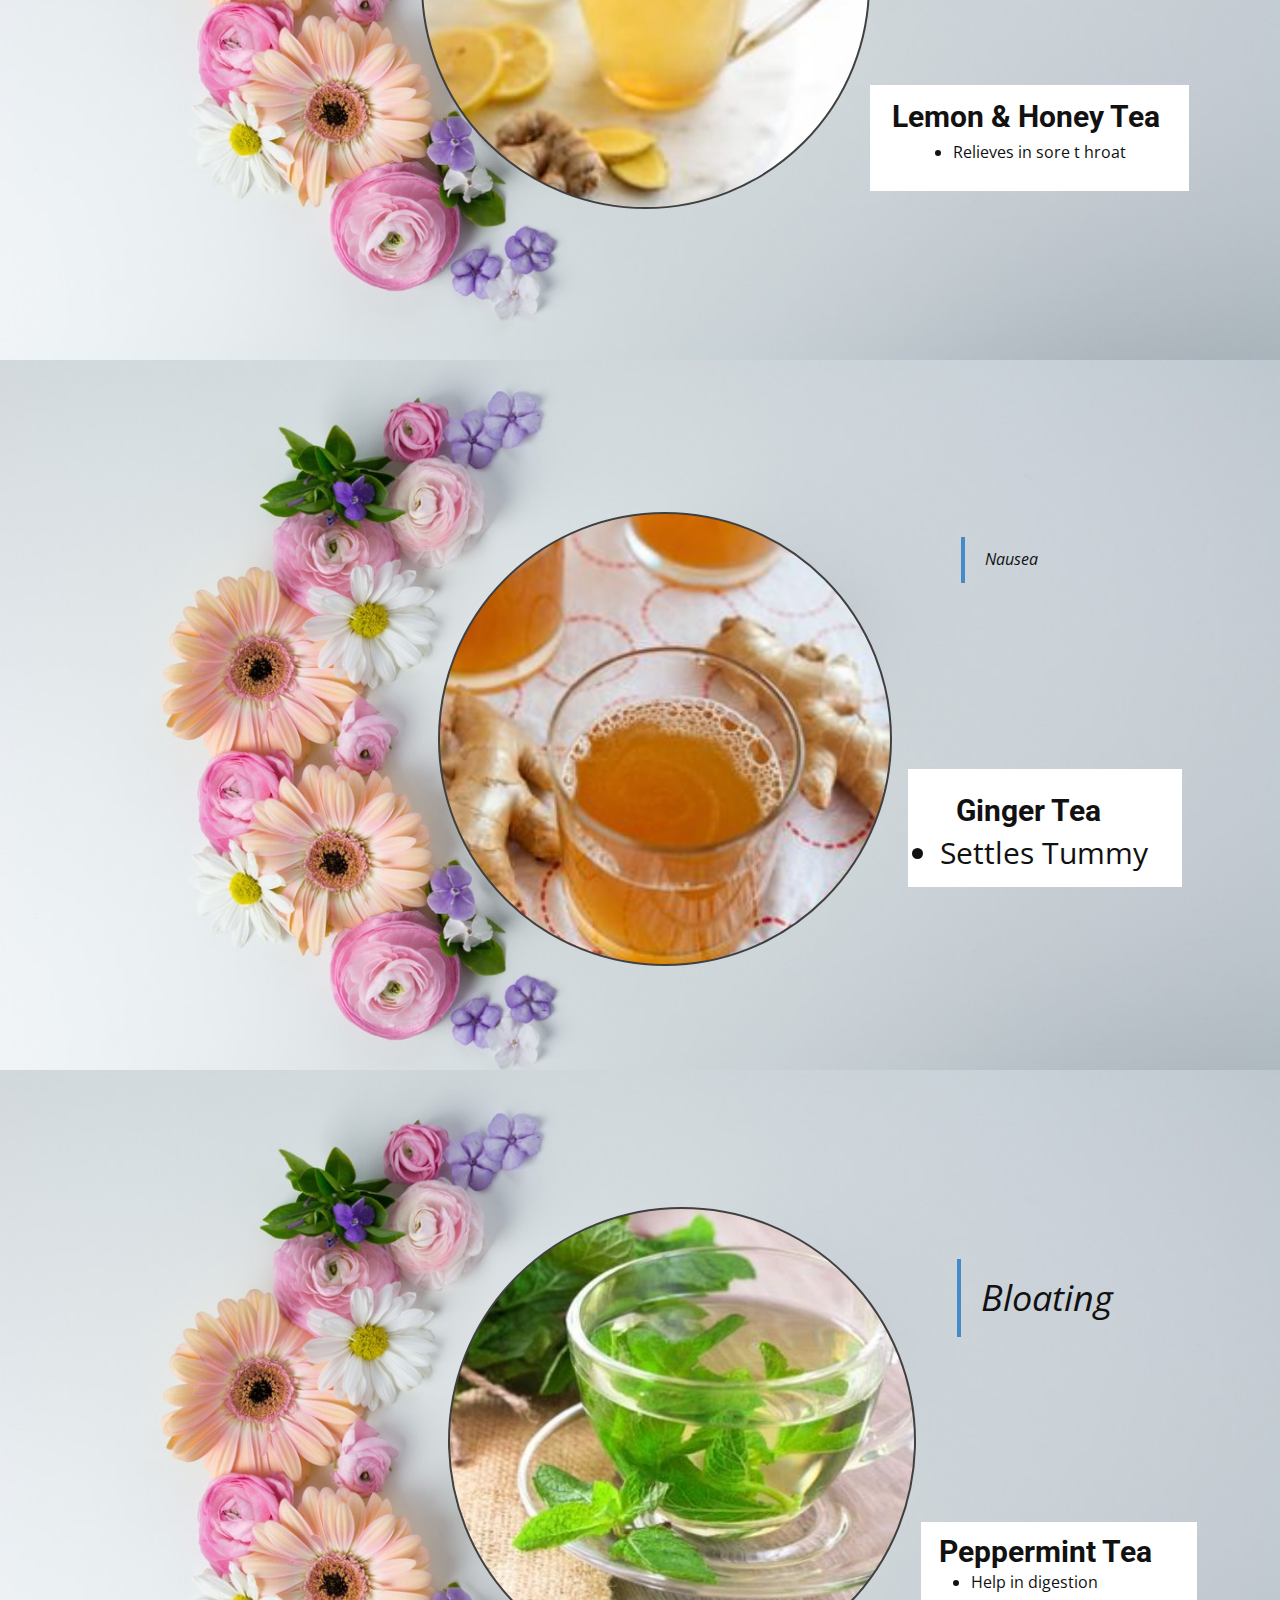
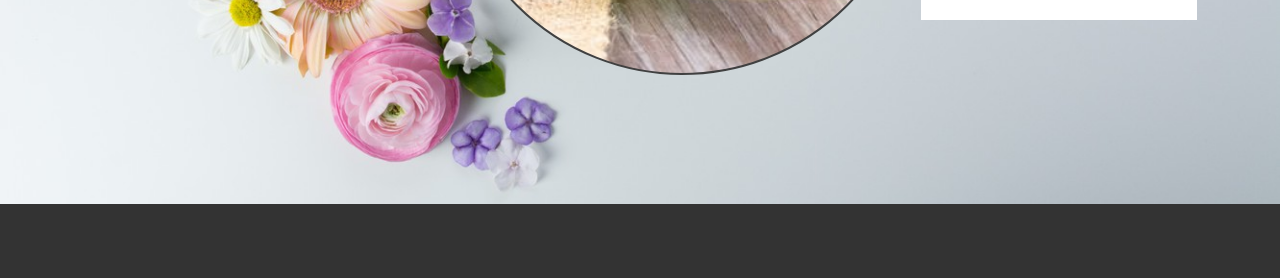
<file: Remedies.html>
<!DOCTYPE html>
<html style="font-size: 16px;">
  <head>
    <meta name="viewport" content="width=device-width, initial-scale=1.0">
    <meta charset="utf-8">
    <meta name="keywords" content="Welcome!, Cup of Tea">
    <meta name="description" content="">
    <meta name="page_type" content="np-template-header-footer-from-plugin">
    <title>Remedies</title>
    <link rel="stylesheet" href="nicepage.css" media="screen">
<link rel="stylesheet" href="Remedies.css" media="screen">
    <script class="u-script" type="text/javascript" src="jquery.js" defer=""></script>
    <script class="u-script" type="text/javascript" src="nicepage.js" defer=""></script>
    <meta name="generator" content="Nicepage 4.1.0, nicepage.com">
    <link id="u-theme-google-font" rel="stylesheet" href="https://fonts.googleapis.com/css?family=Roboto:100,100i,300,300i,400,400i,500,500i,700,700i,900,900i|Open+Sans:300,300i,400,400i,600,600i,700,700i,800,800i">
    <link id="u-page-google-font" rel="stylesheet" href="https://fonts.googleapis.com/css?family=Felipa:400">
    
    
    
    
    
    
    
    <script type="application/ld+json">{
		"@context": "http://schema.org",
		"@type": "Organization",
		"name": ""
}</script>
    <meta name="theme-color" content="#478ac9">
    <meta property="og:title" content="Remedies">
    <meta property="og:type" content="website">
  </head>
  <body class="u-body"><header class="u-align-center-xs u-border-1 u-border-grey-25 u-clearfix u-header u-header" id="sec-b3bd"><div class="u-clearfix u-sheet u-sheet-1">
        <nav class="u-align-left u-menu u-menu-dropdown u-nav-spacing-25 u-offcanvas u-offcanvas-shift u-menu-1" data-responsive-from="MD">
          <div class="menu-collapse">
            <a class="u-border-1 u-border-grey-75 u-button-style u-nav-link" href="#" style="font-size: calc(1em + 16px); padding: 8px 14px;">
              <svg class="u-svg-link" preserveAspectRatio="xMidYMin slice" viewBox="0 0 302 302" style=""><use xmlns:xlink="http://www.w3.org/1999/xlink" xlink:href="#svg-7b92"></use></svg>
              <svg xmlns="http://www.w3.org/2000/svg" xmlns:xlink="http://www.w3.org/1999/xlink" version="1.1" id="svg-7b92" x="0px" y="0px" viewBox="0 0 302 302" style="enable-background:new 0 0 302 302;" xml:space="preserve" class="u-svg-content"><g><rect y="36" width="302" height="30"></rect><rect y="236" width="302" height="30"></rect><rect y="136" width="302" height="30"></rect>
</g><g></g><g></g><g></g><g></g><g></g><g></g><g></g><g></g><g></g><g></g><g></g><g></g><g></g><g></g><g></g></svg>
            </a>
          </div>
          <div class="u-custom-menu u-nav-container">
            <ul class="u-nav u-spacing-30 u-unstyled u-nav-1"><li class="u-nav-item"><a class="u-active-black u-border-2 u-border-active-palette-1-base u-border-hover-palette-1-light-1 u-border-no-left u-border-no-right u-border-no-top u-button-style u-nav-link u-text-active-white u-text-grey-90 u-text-hover-grey-90" href="Home.html" style="padding: 20px 50px;">Home</a>
</li><li class="u-nav-item"><a class="u-active-black u-border-2 u-border-active-palette-1-base u-border-hover-palette-1-light-1 u-border-no-left u-border-no-right u-border-no-top u-button-style u-nav-link u-text-active-white u-text-grey-90 u-text-hover-grey-90" href="Daily-Tea.html" style="padding: 20px 50px;">Daily Tea</a>
</li><li class="u-nav-item"><a class="u-active-black u-border-2 u-border-active-palette-1-base u-border-hover-palette-1-light-1 u-border-no-left u-border-no-right u-border-no-top u-button-style u-nav-link u-text-active-white u-text-grey-90 u-text-hover-grey-90" href="Remedies.html" style="padding: 20px 50px;">Remedies</a>
</li><li class="u-nav-item"><a class="u-active-black u-border-2 u-border-active-palette-1-base u-border-hover-palette-1-light-1 u-border-no-left u-border-no-right u-border-no-top u-button-style u-nav-link u-text-active-white u-text-grey-90 u-text-hover-grey-90" href="Types-of-Tea.html" style="padding: 20px 50px;">Types of Tea</a>
</li></ul>
          </div>
          <div class="u-custom-menu u-nav-container-collapse">
            <div class="u-align-center u-black u-container-style u-inner-container-layout u-opacity u-opacity-95 u-sidenav">
              <div class="u-inner-container-layout u-sidenav-overflow">
                <div class="u-menu-close"></div>
                <ul class="u-align-center u-nav u-popupmenu-items u-unstyled u-nav-2"><li class="u-nav-item"><a class="u-button-style u-nav-link" href="Home.html" style="padding: 20px 50px;">Home</a>
</li><li class="u-nav-item"><a class="u-button-style u-nav-link" href="Daily-Tea.html" style="padding: 20px 50px;">Daily Tea</a>
</li><li class="u-nav-item"><a class="u-button-style u-nav-link" href="Remedies.html" style="padding: 20px 50px;">Remedies</a>
</li><li class="u-nav-item"><a class="u-button-style u-nav-link" href="Types-of-Tea.html" style="padding: 20px 50px;">Types of Tea</a>
</li></ul>
              </div>
            </div>
            <div class="u-black u-menu-overlay u-opacity u-opacity-70"></div>
          </div>
        </nav>
        <form action="#" method="get" class="u-border-5 u-border-grey-15 u-hidden-sm u-search u-search-right u-search-1">
          <button class="u-search-button" type="submit">
            <span class="u-border-3 u-border-palette-1-base u-icon-circle u-search-icon u-spacing-10 u-text-palette-1-base u-search-icon-1">
              <svg class="u-svg-link" preserveAspectRatio="xMidYMin slice" viewBox="0 0 56.966 56.966" style=""><use xmlns:xlink="http://www.w3.org/1999/xlink" xlink:href="#svg-b04b"></use></svg>
              <svg id="svg-b04b" x="0px" y="0px" viewBox="0 0 56.966 56.966" style="enable-background:new 0 0 56.966 56.966;" class="u-svg-content"><path d="M55.146,51.887L41.588,37.786c3.486-4.144,5.396-9.358,5.396-14.786c0-12.682-10.318-23-23-23s-23,10.318-23,23  s10.318,23,23,23c4.761,0,9.298-1.436,13.177-4.162l13.661,14.208c0.571,0.593,1.339,0.92,2.162,0.92  c0.779,0,1.518-0.297,2.079-0.837C56.255,54.982,56.293,53.08,55.146,51.887z M23.984,6c9.374,0,17,7.626,17,17s-7.626,17-17,17  s-17-7.626-17-17S14.61,6,23.984,6z"></path><g></g><g></g><g></g><g></g><g></g><g></g><g></g><g></g><g></g><g></g><g></g><g></g><g></g><g></g><g></g></svg>
            </span>
          </button>
          <input class="u-search-input" type="search" name="search" value="" placeholder="Search">
        </form>
      </div></header>
    <section class="u-clearfix u-image u-section-1" id="sec-1834" data-image-width="1332" data-image-height="850">
      <div class="u-clearfix u-sheet u-valign-middle-xs u-sheet-1">
        <h4 class="u-align-center u-custom-font u-text u-text-1">A Cup of Tea is<br>&nbsp;<br>&nbsp; a Cup of Peace
        </h4>
      </div>
    </section>
    <section class="u-clearfix u-image u-section-2" id="sec-1d11" data-image-width="1332" data-image-height="850">
      <div class="u-clearfix u-sheet u-sheet-1">
        <div class="u-border-2 u-border-grey-75 u-image u-image-circle u-image-1" alt="" data-image-width="474" data-image-height="710"></div>
        <blockquote class="u-text u-text-1">Cold / Flu<span style="font-weight: 700;">
            <span style="font-weight: 400;">
              <span style="font-weight: 700;"></span>
            </span>
          </span>
        </blockquote>
        <div class="u-container-style u-group u-white u-group-1">
          <div class="u-container-layout u-container-layout-1">
            <h5 class="u-text u-text-2">Chai Tea</h5>
            <ul class="u-text u-text-3">
              <li>Boots Immune System</li>
            </ul>
          </div>
        </div>
      </div>
    </section>
    <section class="u-clearfix u-image u-section-3" id="sec-3222" data-image-width="1332" data-image-height="850">
      <div class="u-clearfix u-sheet u-sheet-1">
        <div class="u-border-2 u-border-grey-75 u-image u-image-circle u-image-1" alt="" data-image-width="236" data-image-height="314"></div>
        <blockquote class="u-text u-text-default u-text-1">Sore Throat</blockquote>
        <div class="u-container-style u-group u-white u-group-1">
          <div class="u-container-layout">
            <h5 class="u-text u-text-default u-text-2">Lemon &amp; Honey Tea&nbsp;</h5>
            <ul class="u-text u-text-default-lg u-text-default-md u-text-default-sm u-text-default-xl u-text-3">
              <li>Relie<span style="font-weight: 700;"></span>v​​es in sore t <span style="font-weight: 400;"></span>hroat
              </li>
            </ul>
          </div>
        </div>
      </div>
    </section>
    <section class="u-clearfix u-image u-section-4" id="sec-9f58" data-image-width="1332" data-image-height="850">
      <div class="u-clearfix u-sheet u-sheet-1">
        <div class="u-border-2 u-border-grey-75 u-image u-image-circle u-image-1" alt="" data-image-width="236" data-image-height="330"></div>
        <blockquote class="u-text u-text-1">Nausea </blockquote>
        <div class="u-container-style u-group u-white u-group-1">
          <div class="u-container-layout">
            <h5 class="u-text u-text-default u-text-2">Ginger Tea</h5>
            <ul class="u-text u-text-3">
              <li>Settles Tummy</li>
            </ul>
          </div>
        </div>
      </div>
    </section>
    <section class="u-clearfix u-image u-section-5" id="sec-c219" data-image-width="1332" data-image-height="850">
      <div class="u-clearfix u-sheet u-sheet-1">
        <div class="u-border-2 u-border-grey-75 u-image u-image-circle u-image-1" alt="" data-image-width="564" data-image-height="377"></div>
        <blockquote class="u-text u-text-default u-text-1">Bloating</blockquote>
        <div class="u-container-style u-group u-white u-group-1">
          <div class="u-container-layout">
            <h5 class="u-text u-text-2">Peppermint Tea</h5>
            <ul class="u-text u-text-default-lg u-text-default-xl u-text-3">
              <li>Help in digestion</li>
            </ul>
          </div>
        </div>
      </div>
    </section>
    
    
    
    <footer class="u-align-center u-clearfix u-footer u-grey-80 u-footer" id="sec-0199"><div class="u-align-left-xs u-clearfix u-sheet u-sheet-1"></div></footer>
    
  </body>
</html>
</file>
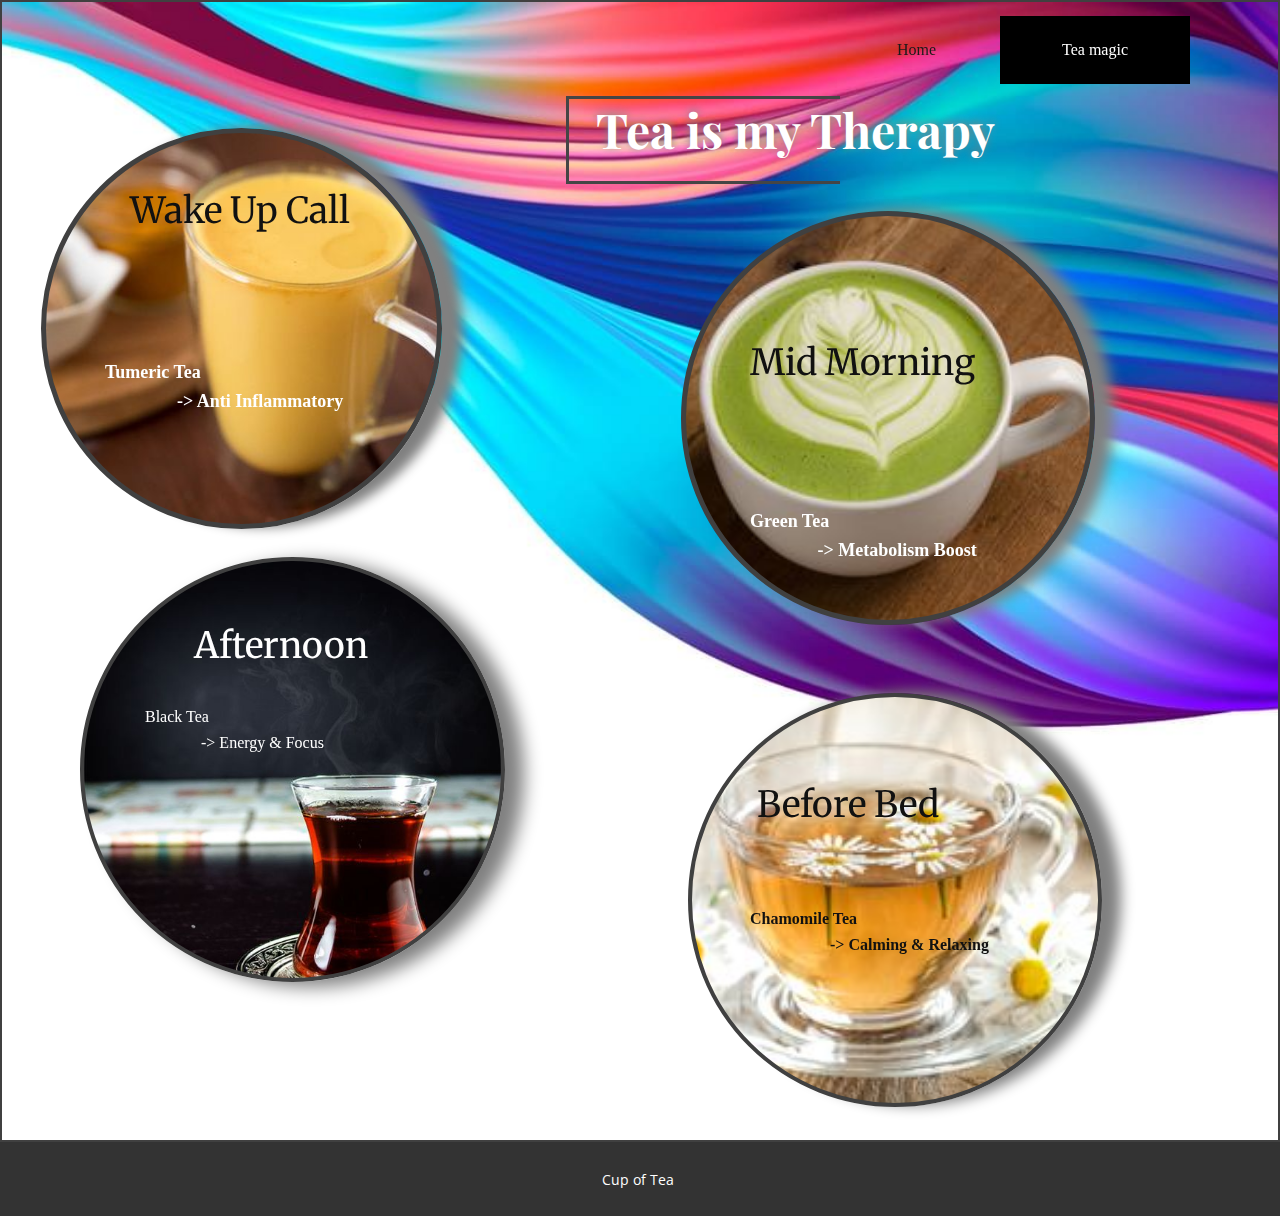
<file: Tea-magic.html>
<!DOCTYPE html>
<html style="font-size: 16px;">
  <head>
    <meta name="viewport" content="width=device-width, initial-scale=1.0">
    <meta charset="utf-8">
    <meta name="keywords" content="​ Tea House">
    <meta name="description" content="">
    <meta name="page_type" content="np-template-header-footer-from-plugin">
    <title>Tea magic</title>
    <link rel="stylesheet" href="nicepage.css" media="screen">
<link rel="stylesheet" href="Tea-magic.css" media="screen">
    <script class="u-script" type="text/javascript" src="jquery.js" defer=""></script>
    <script class="u-script" type="text/javascript" src="nicepage.js" defer=""></script>
    <meta name="generator" content="Nicepage 4.0.3, nicepage.com">
    <link id="u-theme-google-font" rel="stylesheet" href="https://fonts.googleapis.com/css?family=Roboto:100,100i,300,300i,400,400i,500,500i,700,700i,900,900i|Open+Sans:300,300i,400,400i,600,600i,700,700i,800,800i">
    <link id="u-page-google-font" rel="stylesheet" href="https://fonts.googleapis.com/css?family=Playfair+Display:400,400i,500,500i,600,600i,700,700i,800,800i,900,900i|Merriweather:300,300i,400,400i,700,700i,900,900i">
    
    
    <script type="application/ld+json">{
		"@context": "http://schema.org",
		"@type": "Organization",
		"name": ""
}</script>
    <meta name="theme-color" content="#478ac9">
    <meta property="og:title" content="Tea magic">
    <meta property="og:type" content="website">
  </head>
  <body class="u-body u-overlap"><header class="u-clearfix u-header u-sticky u-sticky-9278 u-header" id="sec-b3bd"><div class="u-clearfix u-sheet u-valign-bottom u-sheet-1">
        <nav class="u-menu u-menu-dropdown u-offcanvas u-menu-1" data-responsive-from="MD" data-position="">
          <div class="menu-collapse" style="font-size: 1rem; letter-spacing: 0px; text-transform: uppercase; font-weight: 500;">
            <a class="u-button-style u-custom-active-color u-custom-border u-custom-border-color u-custom-hover-color u-custom-left-right-menu-spacing u-custom-padding-bottom u-custom-text-active-color u-custom-text-color u-custom-text-hover-color u-custom-top-bottom-menu-spacing u-nav-link u-text-active-palette-1-base u-text-hover-palette-2-base" href="#">
              <svg><use xmlns:xlink="http://www.w3.org/1999/xlink" xlink:href="#menu-hamburger"></use></svg>
              <svg version="1.1" xmlns="http://www.w3.org/2000/svg" xmlns:xlink="http://www.w3.org/1999/xlink"><defs><symbol id="menu-hamburger" viewBox="0 0 16 16" style="width: 16px; height: 16px;"><rect y="1" width="16" height="2"></rect><rect y="7" width="16" height="2"></rect><rect y="13" width="16" height="2"></rect>
</symbol>
</defs></svg>
            </a>
          </div>
          <div class="u-custom-menu u-nav-container">
            <ul class="u-nav u-spacing-2 u-unstyled u-nav-1"><li class="u-nav-item"><a class="u-active-black u-button-style u-hover-palette-1-light-1 u-nav-link u-text-active-white u-text-grey-90 u-text-hover-white" href="Home.html" style="padding: 26px 62px;">Home</a>
</li><li class="u-nav-item"><a class="u-active-black u-button-style u-hover-palette-1-light-1 u-nav-link u-text-active-white u-text-grey-90 u-text-hover-white" href="Tea-magic.html" style="padding: 26px 62px;">Tea magic</a>
</li></ul>
          </div>
          <div class="u-custom-menu u-nav-container-collapse">
            <div class="u-black u-border-16 u-border-grey-75 u-container-style u-inner-container-layout u-opacity u-opacity-95 u-sidenav">
              <div class="u-inner-container-layout u-sidenav-overflow">
                <ul class="u-align-center u-nav u-popupmenu-items u-spacing-0 u-unstyled u-nav-2"><li class="u-nav-item"><a class="u-button-style u-nav-link" href="Home.html" style="padding: 26px 62px;">Home</a>
</li><li class="u-nav-item"><a class="u-button-style u-nav-link" href="Tea-magic.html" style="padding: 26px 62px;">Tea magic</a>
</li></ul>
                <div class="u-menu-close u-menu-close-1"></div>
              </div>
            </div>
            <div class="u-black u-menu-overlay u-opacity u-opacity-70"></div>
          </div>
        </nav>
      </div><style class="u-sticky-style" data-style-id="9278">.u-sticky-fixed.u-sticky-9278:before, .u-body.u-sticky-fixed .u-sticky-9278:before {
border-color: #000000 !important; border-width: 10px !important; borders: top right bottom left !important
}</style></header>
    <section class="u-align-left u-border-2 u-border-grey-75 u-clearfix u-image u-section-1" id="sec-9dc4" data-image-width="1600" data-image-height="970">
      <div class="u-clearfix u-sheet u-sheet-1">
        <h3 class="u-custom-font u-font-playfair-display u-text u-text-body-alt-color u-text-1">&nbsp; Tea is my Therapy&nbsp;</h3>
        <div class="u-border-3 u-border-grey-dark-1 u-shape u-shape-right u-shape-1"></div>
        <div class="u-border-5 u-border-grey-75 u-image u-image-circle u-preserve-proportions u-image-1" alt="" data-image-width="563" data-image-height="376" data-animation-name="rollIn" data-animation-duration="1000" data-animation-direction=""></div>
        <h3 class="u-custom-font u-font-merriweather u-text u-text-2">&nbsp; Wake Up Call</h3>
        <p class="u-custom-font u-font-georgia u-text u-text-white u-text-3">Tumeric Tea<br>&nbsp; &nbsp; &nbsp; &nbsp; &nbsp; &nbsp; &nbsp; &nbsp; -&gt; Anti Inflammatory
        </p>
        <div class="u-border-5 u-border-grey-75 u-image u-image-circle u-preserve-proportions u-image-2" alt="" data-image-width="236" data-image-height="216" data-animation-name="rollIn" data-animation-duration="1000" data-animation-direction=""></div>
        <p class="u-custom-font u-font-georgia u-text u-text-body-alt-color u-text-4">Green Tea<br>&nbsp; &nbsp; &nbsp; &nbsp; &nbsp; &nbsp; &nbsp; &nbsp;-&gt; Meta​bolism Boost
        </p>
        <h2 class="u-custom-font u-font-merriweather u-text u-text-5">Mid Morning&nbsp;</h2>
        <div class="u-border-4 u-border-grey-75 u-image u-image-circle u-image-3" alt="" data-image-width="564" data-image-height="862" data-animation-name="rollIn" data-animation-duration="1000" data-animation-direction=""></div>
        <h2 class="u-custom-font u-font-merriweather u-text u-text-body-alt-color u-text-6">Afternoon<br>
        </h2>
        <p class="u-custom-font u-font-georgia u-text u-text-body-alt-color u-text-7">Black Tea<br>&nbsp; &nbsp; &nbsp; &nbsp; &nbsp; &nbsp; &nbsp; -&gt; Energy &amp; Focus&nbsp;&nbsp;
        </p>
        <div class="u-border-4 u-border-grey-75 u-image u-image-circle u-preserve-proportions u-image-4" alt="" data-image-width="235" data-image-height="188" data-animation-name="rollIn" data-animation-duration="1000" data-animation-direction=""></div>
        <h2 class="u-custom-font u-font-merriweather u-text u-text-8">Before Bed</h2>
        <p class="u-custom-font u-font-georgia u-text u-text-9">Chamomile Tea<br>&nbsp; &nbsp; &nbsp; &nbsp; &nbsp; &nbsp; &nbsp; &nbsp; &nbsp; &nbsp; -&gt; Calming &amp; Relaxing
        </p>
      </div>
    </section>
    
    
    <footer class="u-align-center u-clearfix u-footer u-grey-80 u-footer" id="sec-0199"><div class="u-clearfix u-sheet u-sheet-1">
        <p class="u-small-text u-text u-text-variant u-text-1">Cup of Tea&nbsp;<span style="font-size: 1.25rem;"></span>
        </p>
      </div></footer>
    
  </body>
</html>
</file>
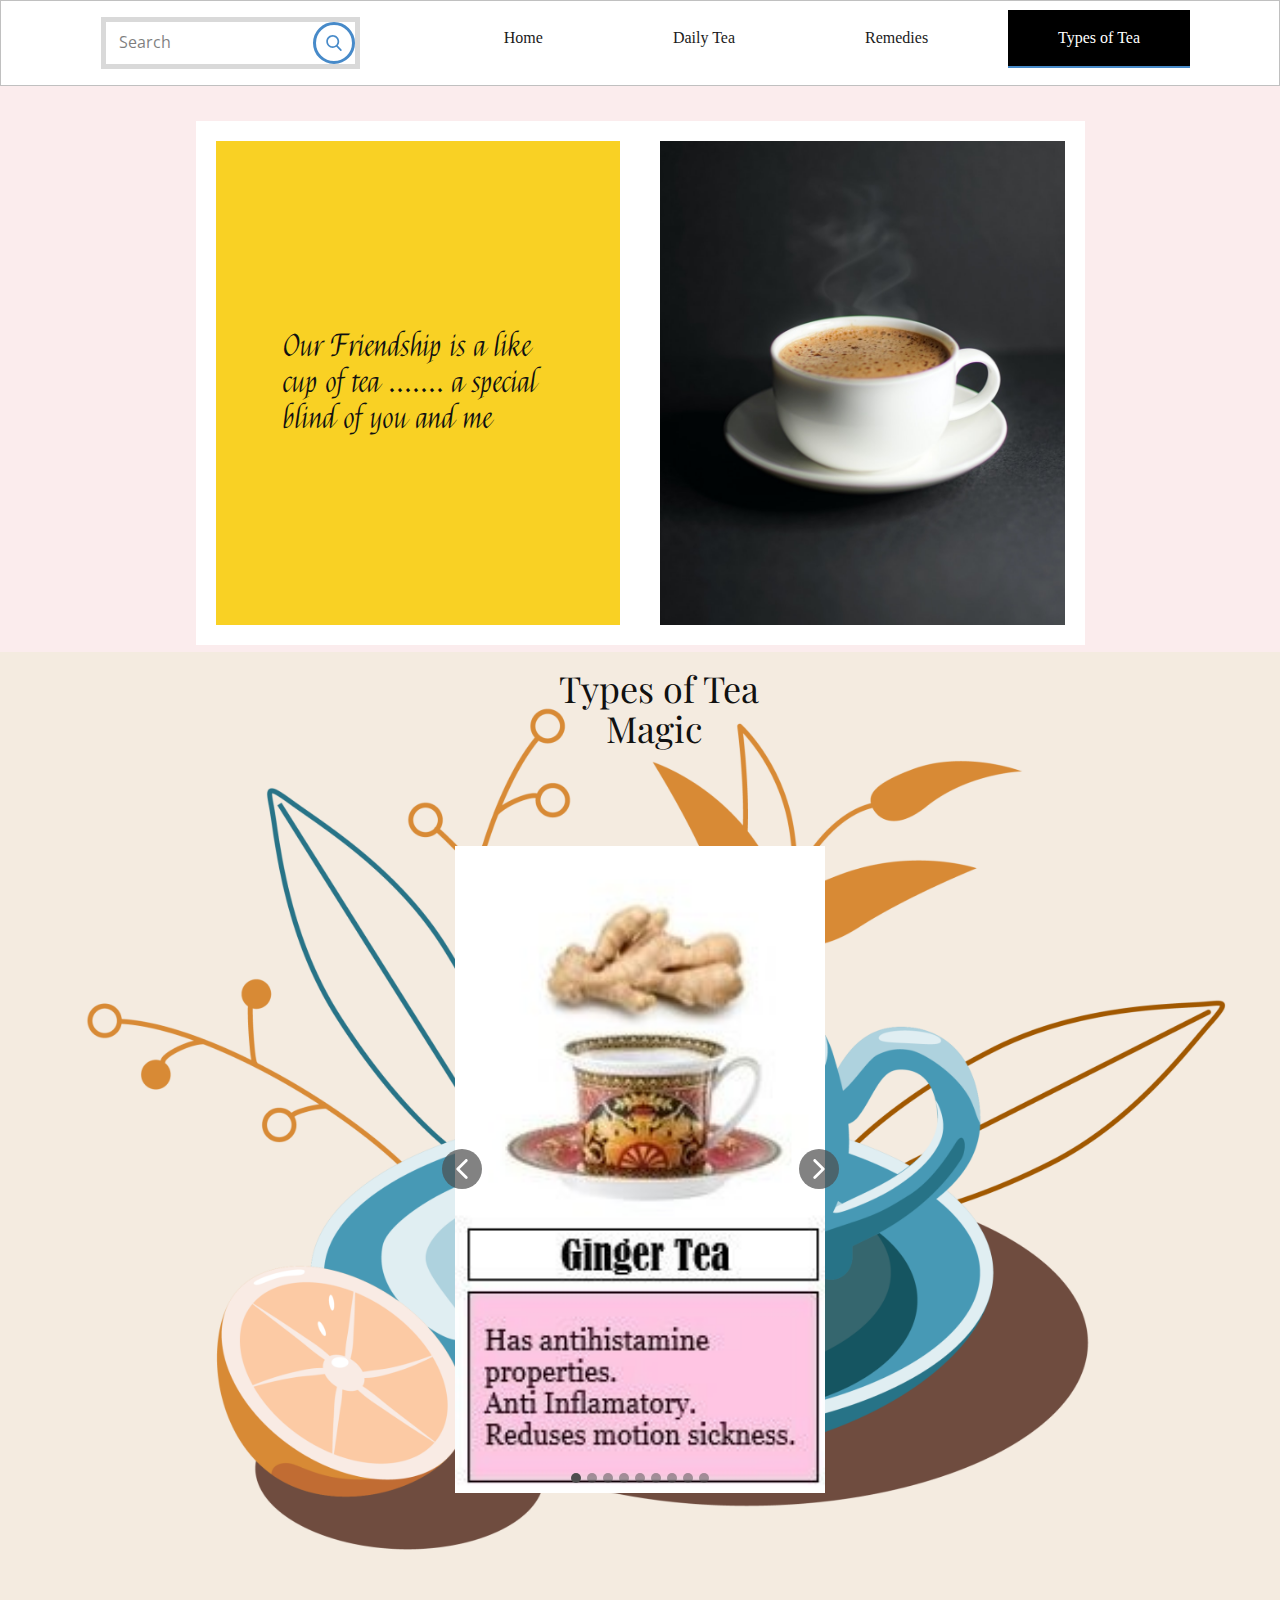
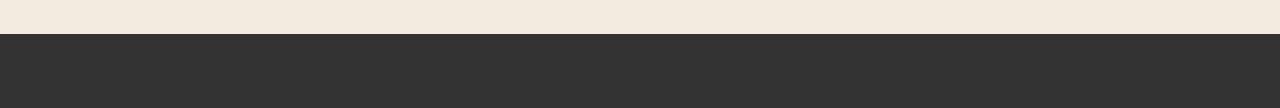
<file: Types-of-Tea.html>
<!DOCTYPE html>
<html style="font-size: 16px;">
  <head>
    <meta name="viewport" content="width=device-width, initial-scale=1.0">
    <meta charset="utf-8">
    <meta name="keywords" content="Types of Tea Magic, Types&nbsp;​">
    <meta name="description" content="">
    <meta name="page_type" content="np-template-header-footer-from-plugin">
    <title>Types of Tea</title>
    <link rel="stylesheet" href="nicepage.css" media="screen">
<link rel="stylesheet" href="Types-of-Tea.css" media="screen">
    <script class="u-script" type="text/javascript" src="jquery.js" defer=""></script>
    <script class="u-script" type="text/javascript" src="nicepage.js" defer=""></script>
    <meta name="generator" content="Nicepage 4.1.0, nicepage.com">
    <link id="u-theme-google-font" rel="stylesheet" href="https://fonts.googleapis.com/css?family=Roboto:100,100i,300,300i,400,400i,500,500i,700,700i,900,900i|Open+Sans:300,300i,400,400i,600,600i,700,700i,800,800i">
    <link id="u-page-google-font" rel="stylesheet" href="https://fonts.googleapis.com/css?family=Playfair+Display:400,400i,500,500i,600,600i,700,700i,800,800i,900,900i|Felipa:400">
    
    
    
    
    <script type="application/ld+json">{
		"@context": "http://schema.org",
		"@type": "Organization",
		"name": ""
}</script>
    <meta name="theme-color" content="#478ac9">
    <meta property="og:title" content="Types of Tea">
    <meta property="og:type" content="website">
  </head>
  <body class="u-body"><header class="u-align-center-xs u-border-1 u-border-grey-25 u-clearfix u-header u-header" id="sec-b3bd"><div class="u-clearfix u-sheet u-sheet-1">
        <nav class="u-align-left u-menu u-menu-dropdown u-nav-spacing-25 u-offcanvas u-offcanvas-shift u-menu-1" data-responsive-from="MD">
          <div class="menu-collapse">
            <a class="u-border-1 u-border-grey-75 u-button-style u-nav-link" href="#" style="font-size: calc(1em + 16px); padding: 8px 14px;">
              <svg class="u-svg-link" preserveAspectRatio="xMidYMin slice" viewBox="0 0 302 302" style=""><use xmlns:xlink="http://www.w3.org/1999/xlink" xlink:href="#svg-7b92"></use></svg>
              <svg xmlns="http://www.w3.org/2000/svg" xmlns:xlink="http://www.w3.org/1999/xlink" version="1.1" id="svg-7b92" x="0px" y="0px" viewBox="0 0 302 302" style="enable-background:new 0 0 302 302;" xml:space="preserve" class="u-svg-content"><g><rect y="36" width="302" height="30"></rect><rect y="236" width="302" height="30"></rect><rect y="136" width="302" height="30"></rect>
</g><g></g><g></g><g></g><g></g><g></g><g></g><g></g><g></g><g></g><g></g><g></g><g></g><g></g><g></g><g></g></svg>
            </a>
          </div>
          <div class="u-custom-menu u-nav-container">
            <ul class="u-nav u-spacing-30 u-unstyled u-nav-1"><li class="u-nav-item"><a class="u-active-black u-border-2 u-border-active-palette-1-base u-border-hover-palette-1-light-1 u-border-no-left u-border-no-right u-border-no-top u-button-style u-nav-link u-text-active-white u-text-grey-90 u-text-hover-grey-90" href="Home.html" style="padding: 20px 50px;">Home</a>
</li><li class="u-nav-item"><a class="u-active-black u-border-2 u-border-active-palette-1-base u-border-hover-palette-1-light-1 u-border-no-left u-border-no-right u-border-no-top u-button-style u-nav-link u-text-active-white u-text-grey-90 u-text-hover-grey-90" href="Daily-Tea.html" style="padding: 20px 50px;">Daily Tea</a>
</li><li class="u-nav-item"><a class="u-active-black u-border-2 u-border-active-palette-1-base u-border-hover-palette-1-light-1 u-border-no-left u-border-no-right u-border-no-top u-button-style u-nav-link u-text-active-white u-text-grey-90 u-text-hover-grey-90" href="Remedies.html" style="padding: 20px 50px;">Remedies</a>
</li><li class="u-nav-item"><a class="u-active-black u-border-2 u-border-active-palette-1-base u-border-hover-palette-1-light-1 u-border-no-left u-border-no-right u-border-no-top u-button-style u-nav-link u-text-active-white u-text-grey-90 u-text-hover-grey-90" href="Types-of-Tea.html" style="padding: 20px 50px;">Types of Tea</a>
</li></ul>
          </div>
          <div class="u-custom-menu u-nav-container-collapse">
            <div class="u-align-center u-black u-container-style u-inner-container-layout u-opacity u-opacity-95 u-sidenav">
              <div class="u-inner-container-layout u-sidenav-overflow">
                <div class="u-menu-close"></div>
                <ul class="u-align-center u-nav u-popupmenu-items u-unstyled u-nav-2"><li class="u-nav-item"><a class="u-button-style u-nav-link" href="Home.html" style="padding: 20px 50px;">Home</a>
</li><li class="u-nav-item"><a class="u-button-style u-nav-link" href="Daily-Tea.html" style="padding: 20px 50px;">Daily Tea</a>
</li><li class="u-nav-item"><a class="u-button-style u-nav-link" href="Remedies.html" style="padding: 20px 50px;">Remedies</a>
</li><li class="u-nav-item"><a class="u-button-style u-nav-link" href="Types-of-Tea.html" style="padding: 20px 50px;">Types of Tea</a>
</li></ul>
              </div>
            </div>
            <div class="u-black u-menu-overlay u-opacity u-opacity-70"></div>
          </div>
        </nav>
        <form action="#" method="get" class="u-border-5 u-border-grey-15 u-hidden-sm u-search u-search-right u-search-1">
          <button class="u-search-button" type="submit">
            <span class="u-border-3 u-border-palette-1-base u-icon-circle u-search-icon u-spacing-10 u-text-palette-1-base u-search-icon-1">
              <svg class="u-svg-link" preserveAspectRatio="xMidYMin slice" viewBox="0 0 56.966 56.966" style=""><use xmlns:xlink="http://www.w3.org/1999/xlink" xlink:href="#svg-b04b"></use></svg>
              <svg id="svg-b04b" x="0px" y="0px" viewBox="0 0 56.966 56.966" style="enable-background:new 0 0 56.966 56.966;" class="u-svg-content"><path d="M55.146,51.887L41.588,37.786c3.486-4.144,5.396-9.358,5.396-14.786c0-12.682-10.318-23-23-23s-23,10.318-23,23  s10.318,23,23,23c4.761,0,9.298-1.436,13.177-4.162l13.661,14.208c0.571,0.593,1.339,0.92,2.162,0.92  c0.779,0,1.518-0.297,2.079-0.837C56.255,54.982,56.293,53.08,55.146,51.887z M23.984,6c9.374,0,17,7.626,17,17s-7.626,17-17,17  s-17-7.626-17-17S14.61,6,23.984,6z"></path><g></g><g></g><g></g><g></g><g></g><g></g><g></g><g></g><g></g><g></g><g></g><g></g><g></g><g></g><g></g></svg>
            </span>
          </button>
          <input class="u-search-input" type="search" name="search" value="" placeholder="Search">
        </form>
      </div></header>
    <section class="u-clearfix u-hidden-sm u-hidden-xs u-palette-2-light-3 u-section-1" id="sec-8065">
      <div class="u-clearfix u-sheet u-sheet-1">
        <div class="u-clearfix u-gutter-0 u-hidden-xs u-layout-custom-xs u-layout-wrap u-layout-wrap-1">
          <div class="u-gutter-0 u-layout">
            <div class="u-layout-row">
              <div class="u-align-left u-container-style u-custom-color-3 u-hidden-xs u-layout-cell u-size-30 u-layout-cell-1">
                <div class="u-border-20 u-border-white u-container-layout u-valign-bottom-xs u-container-layout-1">
                  <h3 class="u-custom-font u-hidden-xs u-text u-text-1">Our Friendship is a like&nbsp; cup of tea ....... a special blind of you and me</h3>
                </div>
              </div>
              <div class="u-align-center u-container-style u-hidden-xs u-image u-layout-cell u-size-30 u-image-1" data-image-width="1000" data-image-height="1500">
                <div class="u-border-20 u-border-white u-container-layout u-valign-middle u-container-layout-2" src=""></div>
              </div>
            </div>
          </div>
        </div>
      </div>
    </section>
    <section class="u-align-center u-clearfix u-hidden-sm u-image u-section-2" id="sec-0bf7" data-image-width="1600" data-image-height="1200">
      <div class="u-clearfix u-sheet u-sheet-1">
        <h2 class="u-custom-font u-font-playfair-display u-text u-text-1">Types of Tea Magic&nbsp;</h2>
        <h2 class="u-text u-text-2">Types&nbsp;<span style="font-weight: 700;"></span>
        </h2>
        <div class="u-align-center u-carousel u-carousel-duration-500 u-gallery u-gallery-slider u-hidden-sm u-layout-carousel u-lightbox u-no-transition u-product-zoom u-show-text-on-hover u-gallery-1" id="carousel-f54f" data-interval="5000" data-u-ride="carousel">
          <ol class="u-absolute-hcenter u-carousel-indicators u-carousel-indicators-1">
            <li data-u-target="#carousel-f54f" data-u-slide-to="0" class="u-active u-grey-70 u-shape-circle" style="width: 10px; height: 10px;"></li>
            <li data-u-target="#carousel-f54f" data-u-slide-to="1" class="u-grey-70 u-shape-circle" style="width: 10px; height: 10px;"></li>
            <li data-u-target="#carousel-f54f" data-u-slide-to="2" class="u-grey-70 u-shape-circle" style="width: 10px; height: 10px;"></li>
            <li data-u-target="#carousel-f54f" data-u-slide-to="3" class="u-grey-70 u-shape-circle" style="width: 10px; height: 10px;"></li>
            <li data-u-target="#carousel-f54f" data-u-slide-to="4" class="u-grey-70 u-shape-circle" style="width: 10px; height: 10px;"></li>
            <li data-u-target="#carousel-f54f" data-u-slide-to="5" class="u-grey-70 u-shape-circle" style="width: 10px; height: 10px;"></li>
            <li data-u-target="#carousel-f54f" data-u-slide-to="6" class="u-grey-70 u-shape-circle" style="width: 10px; height: 10px;"></li>
            <li data-u-target="#carousel-f54f" data-u-slide-to="7" class="u-grey-70 u-shape-circle" style="width: 10px; height: 10px;"></li>
            <li data-u-target="#carousel-f54f" data-u-slide-to="8" class="u-grey-70 u-shape-circle" style="width: 10px; height: 10px;"></li>
          </ol>
          <div class="u-carousel-inner u-gallery-inner u-gallery-inner-1" role="listbox">
            <div class="u-active u-carousel-item u-effect-fade u-gallery-item u-carousel-item-1">
              <div class="u-back-slide" data-image-width="176" data-image-height="308">
                <img class="u-back-image u-expanded u-image-contain" src="images/2563f71c569f35f9c9c081c5242d61734.jpg">
              </div>
              <div class="u-align-center u-over-slide u-shading u-valign-bottom u-over-slide-1">
                <h3 class="u-gallery-heading">Sample Title</h3>
                <p class="u-gallery-text">Sample Text</p>
              </div>
            </div>
            <div class="u-carousel-item u-effect-fade u-gallery-item u-carousel-item-2">
              <div class="u-back-slide" data-image-width="175" data-image-height="303">
                <img class="u-back-image u-expanded u-image-contain" src="images/2563f71c569f35f9c9c081c5242d61735.jpg">
              </div>
              <div class="u-align-center u-over-slide u-shading u-valign-bottom u-over-slide-2">
                <h3 class="u-gallery-heading">Sample Title</h3>
                <p class="u-gallery-text">Sample Text</p>
              </div>
            </div>
            <div class="u-carousel-item u-effect-fade u-gallery-item u-carousel-item-3" data-image-width="179" data-image-height="294">
              <div class="u-back-slide">
                <img class="u-back-image u-expanded u-image-contain" src="images/2563f71c569f35f9c9c081c5242d617310.jpg">
              </div>
              <div class="u-align-center u-over-slide u-shading u-valign-bottom u-over-slide-3">
                <h3 class="u-gallery-heading">Sample Title</h3>
                <p class="u-gallery-text">Sample Text</p>
              </div>
            </div>
            <div class="u-carousel-item u-effect-fade u-gallery-item u-carousel-item-4" data-image-width="162" data-image-height="308">
              <div class="u-back-slide">
                <img class="u-back-image u-expanded u-image-contain" src="images/2563f71c569f35f9c9c081c5242d61739.jpg">
              </div>
              <div class="u-align-center u-over-slide u-shading u-valign-bottom u-over-slide-4">
                <h3 class="u-gallery-heading">Sample Title</h3>
                <p class="u-gallery-text">Sample Text</p>
              </div>
            </div>
            <div class="u-carousel-item u-effect-fade u-gallery-item u-carousel-item-5" data-image-width="173" data-image-height="304">
              <div class="u-back-slide">
                <img class="u-back-image u-expanded u-image-contain" src="images/2563f71c569f35f9c9c081c5242d61738.jpg">
              </div>
              <div class="u-align-center u-over-slide u-shading u-valign-bottom u-over-slide-5">
                <h3 class="u-gallery-heading">Sample Title</h3>
                <p class="u-gallery-text">Sample Text</p>
              </div>
            </div>
            <div class="u-carousel-item u-effect-fade u-gallery-item u-carousel-item-6" data-image-width="176" data-image-height="302">
              <div class="u-back-slide">
                <img class="u-back-image u-expanded u-image-contain" src="images/2563f71c569f35f9c9c081c5242d61737.jpg">
              </div>
              <div class="u-align-center u-over-slide u-shading u-valign-bottom u-over-slide-6">
                <h3 class="u-gallery-heading">Sample Title</h3>
                <p class="u-gallery-text">Sample Text</p>
              </div>
            </div>
            <div class="u-carousel-item u-effect-fade u-gallery-item u-carousel-item-7" data-image-width="162" data-image-height="308">
              <div class="u-back-slide">
                <img class="u-back-image u-expanded u-image-contain" src="images/2563f71c569f35f9c9c081c5242d61736.jpg">
              </div>
              <div class="u-align-center u-over-slide u-shading u-valign-bottom u-over-slide-7">
                <h3 class="u-gallery-heading">Sample Title</h3>
                <p class="u-gallery-text">Sample Text</p>
              </div>
            </div>
            <div class="u-carousel-item u-effect-fade u-gallery-item u-carousel-item-8" data-image-width="165" data-image-height="307">
              <div class="u-back-slide">
                <img class="u-back-image u-expanded u-image-contain" src="images/2563f71c569f35f9c9c081c5242d61733.jpg">
              </div>
              <div class="u-align-center u-over-slide u-shading u-valign-bottom u-over-slide-8">
                <h3 class="u-gallery-heading">Sample Title</h3>
                <p class="u-gallery-text">Sample Text</p>
              </div>
            </div>
            <div class="u-carousel-item u-effect-fade u-gallery-item u-carousel-item-9" data-image-width="174" data-image-height="304">
              <div class="u-back-slide">
                <img class="u-back-image u-expanded u-image-contain" src="images/2563f71c569f35f9c9c081c5242d61732.jpg">
              </div>
              <div class="u-align-center u-over-slide u-shading u-valign-bottom u-over-slide-9">
                <h3 class="u-gallery-heading">Sample Title</h3>
                <p class="u-gallery-text">Sample Text</p>
              </div>
            </div>
          </div>
          <a class="u-absolute-vcenter u-carousel-control u-carousel-control-prev u-grey-70 u-icon-circle u-opacity u-opacity-70 u-spacing-10 u-text-white u-carousel-control-1" href="#carousel-f54f" role="button" data-u-slide="prev">
            <span aria-hidden="true">
              <svg viewBox="0 0 451.847 451.847"><path d="M97.141,225.92c0-8.095,3.091-16.192,9.259-22.366L300.689,9.27c12.359-12.359,32.397-12.359,44.751,0
c12.354,12.354,12.354,32.388,0,44.748L173.525,225.92l171.903,171.909c12.354,12.354,12.354,32.391,0,44.744
c-12.354,12.365-32.386,12.365-44.745,0l-194.29-194.281C100.226,242.115,97.141,234.018,97.141,225.92z"></path></svg>
            </span>
            <span class="sr-only">
              <svg viewBox="0 0 451.847 451.847"><path d="M97.141,225.92c0-8.095,3.091-16.192,9.259-22.366L300.689,9.27c12.359-12.359,32.397-12.359,44.751,0
c12.354,12.354,12.354,32.388,0,44.748L173.525,225.92l171.903,171.909c12.354,12.354,12.354,32.391,0,44.744
c-12.354,12.365-32.386,12.365-44.745,0l-194.29-194.281C100.226,242.115,97.141,234.018,97.141,225.92z"></path></svg>
            </span>
          </a>
          <a class="u-absolute-vcenter u-carousel-control u-carousel-control-next u-grey-70 u-icon-circle u-opacity u-opacity-70 u-spacing-10 u-text-white u-carousel-control-2" href="#carousel-f54f" role="button" data-u-slide="next">
            <span aria-hidden="true">
              <svg viewBox="0 0 451.846 451.847"><path d="M345.441,248.292L151.154,442.573c-12.359,12.365-32.397,12.365-44.75,0c-12.354-12.354-12.354-32.391,0-44.744
L278.318,225.92L106.409,54.017c-12.354-12.359-12.354-32.394,0-44.748c12.354-12.359,32.391-12.359,44.75,0l194.287,194.284
c6.177,6.18,9.262,14.271,9.262,22.366C354.708,234.018,351.617,242.115,345.441,248.292z"></path></svg>
            </span>
            <span class="sr-only">
              <svg viewBox="0 0 451.846 451.847"><path d="M345.441,248.292L151.154,442.573c-12.359,12.365-32.397,12.365-44.75,0c-12.354-12.354-12.354-32.391,0-44.744
L278.318,225.92L106.409,54.017c-12.354-12.359-12.354-32.394,0-44.748c12.354-12.359,32.391-12.359,44.75,0l194.287,194.284
c6.177,6.18,9.262,14.271,9.262,22.366C354.708,234.018,351.617,242.115,345.441,248.292z"></path></svg>
            </span>
          </a>
        </div>
      </div>
    </section>
    
    
    
    <footer class="u-align-center u-clearfix u-footer u-grey-80 u-footer" id="sec-0199"><div class="u-align-left-xs u-clearfix u-sheet u-sheet-1"></div></footer>
 
  </body>
</html>
</file>
